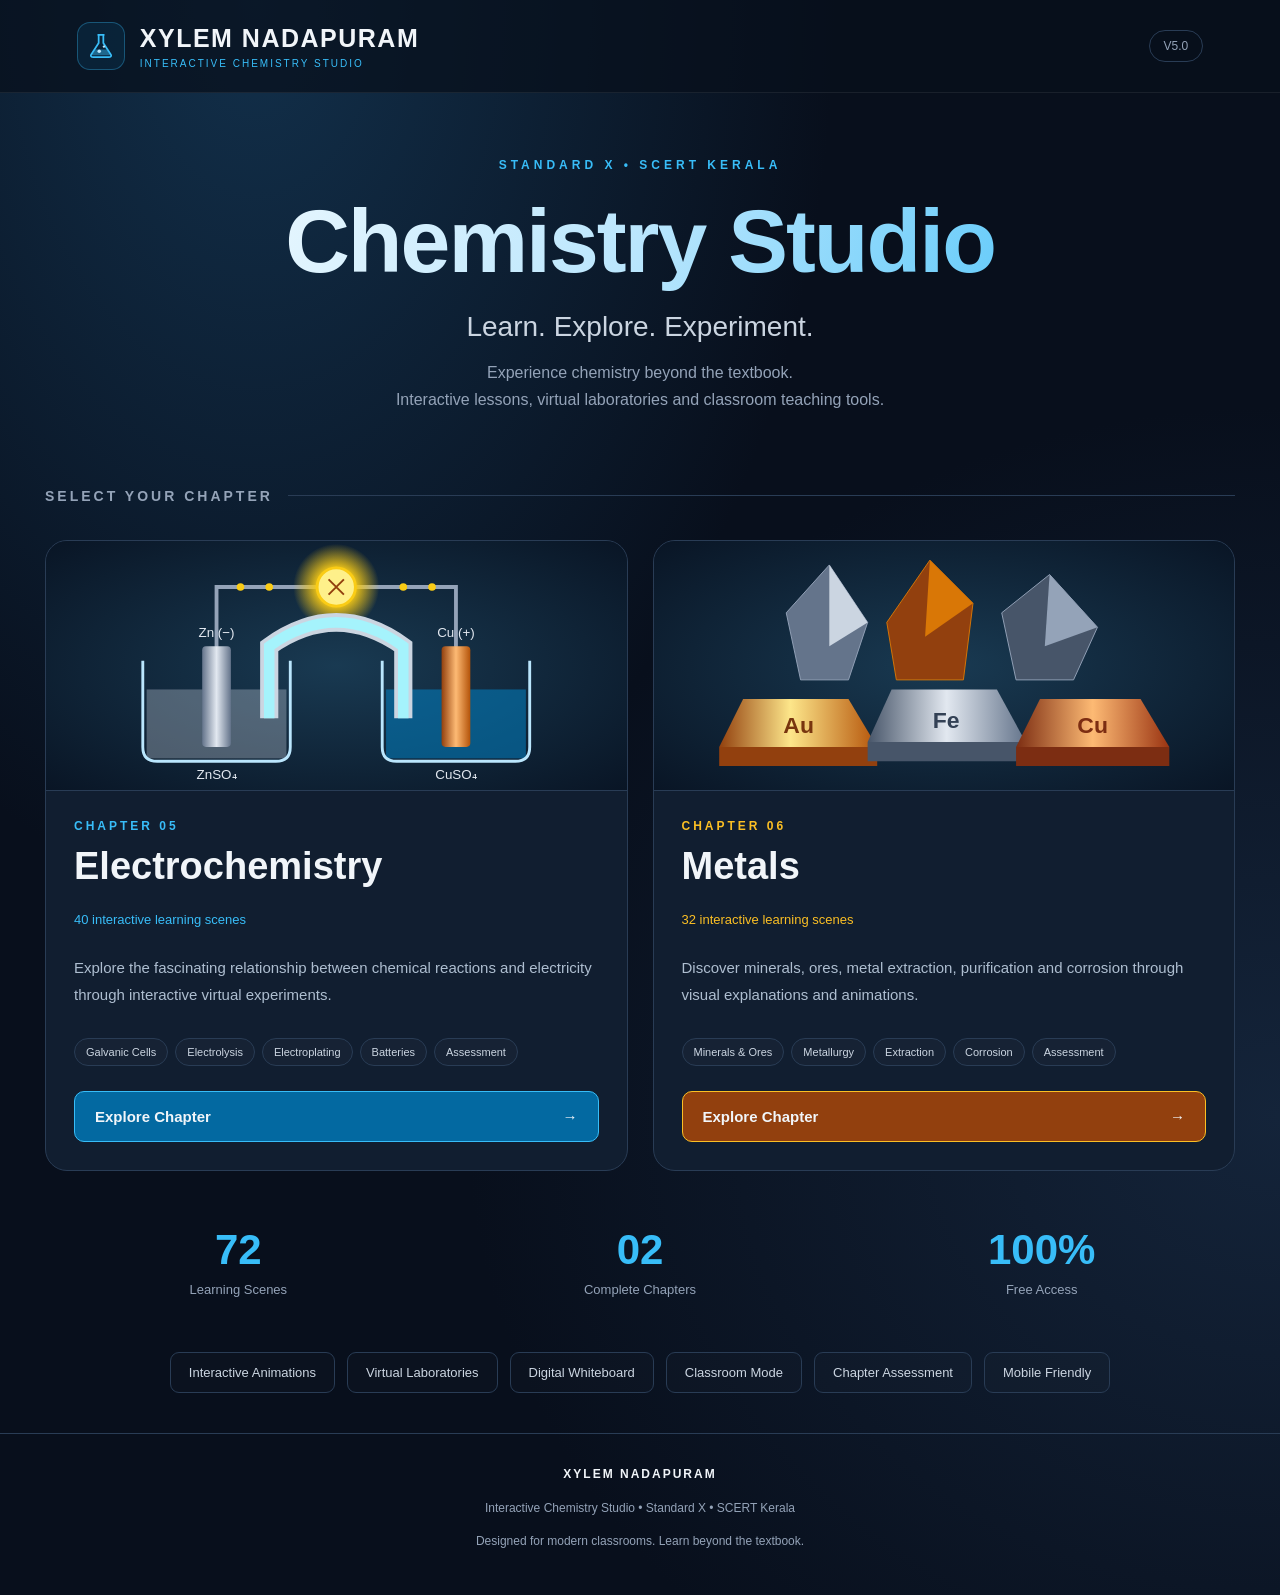
<file: index.html>
<!DOCTYPE html>
<html lang="en">

<head>

<meta charset="UTF-8">

<meta name="viewport"
      content="width=device-width, initial-scale=1.0">

<meta name="theme-color" content="#080f1c">

<title>Xylem Nadapuram | Chemistry Studio</title>

<style>

:root {
    --bg:#080f1c;
    --panel:#111e30;
    --border:#293c55;
    --text:#f1f5f9;
    --muted:#94a3b8;
    --cyan:#38bdf8;
    --gold:#fbbf24;
}

* {
    box-sizing:border-box;
}

html {
    scroll-behavior:smooth;
}

body {
    margin:0;
    min-height:100vh;
    font-family:"Segoe UI",Arial,sans-serif;
    color:var(--text);
    background:
        radial-gradient(
            ellipse at 20% 0%,
            #12304b 0%,
            transparent 40%
        ),
        radial-gradient(
            ellipse at 100% 70%,
            #14243a 0%,
            transparent 45%
        ),
        var(--bg);
}

a {
    color:inherit;
    text-decoration:none;
}

/* HEADER */

header {
    display:flex;
    justify-content:space-between;
    align-items:center;
    gap:20px;
    padding:22px 6%;
    border-bottom:1px solid #ffffff12;
    background:#080f1cbb;
}

.brand {
    display:flex;
    align-items:center;
    gap:15px;
}

.brand-icon {
    width:48px;
    height:48px;
    padding:9px;
    border:1px solid #38bdf855;
    border-radius:13px;
    background:#0c4a6e44;
}

.brand h1 {
    margin:0;
    font-size:clamp(16px,2vw,25px);
    letter-spacing:1.5px;
    font-weight:900;
}

.brand-subtitle {
    color:var(--cyan);
    font-size:10px;
    letter-spacing:2px;
    margin-top:5px;
}

.version {
    padding:8px 14px;
    border:1px solid var(--border);
    border-radius:30px;
    color:var(--muted);
    font-size:12px;
    white-space:nowrap;
}

/* HERO */

main {
    max-width:1250px;
    margin:auto;
    padding:0 30px;
}

.hero {
    text-align:center;
    padding:65px 10px 45px;
}

.eyebrow {
    font-size:12px;
    color:var(--cyan);
    letter-spacing:4px;
    font-weight:700;
}

.hero h2 {
    font-size:clamp(38px,7vw,90px);
    letter-spacing:-2px;
    line-height:1.1;
    margin:20px 0;
    background:linear-gradient(
        110deg,
        #ffffff,
        #bae6fd,
        #38bdf8
    );
    -webkit-background-clip:text;
    background-clip:text;
    color:transparent;
}

.hero h3 {
    font-size:clamp(18px,2.5vw,28px);
    font-weight:400;
    color:#cbd5e1;
    margin:12px 0;
}

.hero p {
    color:var(--muted);
    font-size:16px;
    line-height:1.7;
}

/* CHAPTER CARDS */

.section-heading {
    display:flex;
    align-items:center;
    gap:15px;
    margin-bottom:22px;
}

.section-heading h3 {
    font-size:14px;
    letter-spacing:3px;
    color:var(--muted);
    white-space:nowrap;
}

.section-heading::after {
    content:"";
    flex:1;
    height:1px;
    background:var(--border);
}

.chapters {
    display:grid;
    grid-template-columns:
        repeat(2,minmax(0,1fr));
    gap:25px;
}

.chapter {
    display:flex;
    flex-direction:column;
    overflow:hidden;
    background:var(--panel);
    border:1px solid var(--border);
    border-radius:22px;
    transition:
        transform .25s,
        border-color .25s,
        box-shadow .25s;
}

.chapter:hover {
    transform:translateY(-5px);
    border-color:var(--accent);
    box-shadow:0 15px 45px #0005;
}

.electro {
    --accent:#38bdf8;
    --button:#0369a1;
}

.metals {
    --accent:#fbbf24;
    --button:#92400e;
}

.artwork {
    position:relative;
    height:250px;
    overflow:hidden;
    background:
        radial-gradient(
            ellipse at center,
            #193a52,
            #091525
        );
    border-bottom:1px solid var(--border);
}

.artwork svg {
    display:block;
    width:100%;
    height:100%;
}

.chapter-content {
    padding:28px;
    display:flex;
    flex-direction:column;
    flex:1;
}

.chapter-number {
    color:var(--accent);
    font-size:12px;
    letter-spacing:3px;
    font-weight:700;
}

.chapter h2 {
    font-size:clamp(25px,3vw,38px);
    margin:12px 0;
    overflow-wrap:anywhere;
}

.chapter-description {
    color:#aebed0;
    line-height:1.8;
    font-size:15px;
    flex:1;
}

.scene-count {
    color:var(--accent);
    font-size:13px;
    margin:12px 0;
}

.tags {
    display:flex;
    flex-wrap:wrap;
    gap:7px;
    margin:15px 0 25px;
}

.tag {
    border:1px solid var(--border);
    background:#ffffff05;
    border-radius:20px;
    padding:7px 11px;
    color:#cbd5e1;
    font-size:11px;
}

.launch {
    display:flex;
    align-items:center;
    justify-content:space-between;
    gap:10px;
    padding:16px 20px;
    background:var(--button);
    border:1px solid var(--accent);
    border-radius:10px;
    font-size:15px;
    font-weight:700;
    transition:filter .2s;
}

.launch:hover {
    filter:brightness(1.2);
}

.launch:focus-visible {
    outline:3px solid white;
    outline-offset:4px;
}

/* STATISTICS */

.statistics {
    display:grid;
    grid-template-columns:repeat(3,1fr);
    gap:15px;
    padding:35px 0;
    text-align:center;
}

.stat {
    padding:20px 10px;
}

.stat strong {
    display:block;
    color:var(--cyan);
    font-size:clamp(28px,4vw,42px);
}

.stat span {
    display:block;
    color:var(--muted);
    font-size:13px;
    margin-top:8px;
}

/* FEATURES */

.features {
    display:flex;
    justify-content:center;
    flex-wrap:wrap;
    gap:12px;
    margin-bottom:40px;
}

.feature {
    border:1px solid var(--border);
    border-radius:9px;
    background:#ffffff03;
    color:#cbd5e1;
    padding:12px 18px;
    font-size:13px;
}

footer {
    text-align:center;
    padding:30px 15px;
    border-top:1px solid var(--border);
    color:var(--muted);
    font-size:12px;
    line-height:1.8;
}

footer strong {
    color:var(--text);
    letter-spacing:2px;
}

/* MOBILE RESPONSIVE */

@media(max-width:700px) {

    header {
        padding:15px;
        gap:10px;
    }

    .brand {
        gap:10px;
    }

    .brand-icon {
        width:38px;
        height:38px;
    }

    .brand h1 {
        font-size:15px;
        letter-spacing:.5px;
    }

    .brand-subtitle {
        font-size:8px;
        letter-spacing:1px;
    }

    .version {
        padding:6px 9px;
        font-size:10px;
    }

    main {
        padding:0 15px;
    }

    .hero {
        padding:40px 0 25px;
    }

    .hero h2 {
        letter-spacing:-1px;
    }

    .eyebrow {
        font-size:10px;
        letter-spacing:2px;
    }

    .chapters {
        grid-template-columns:1fr;
        gap:20px;
    }

    .artwork {
        height:220px;
    }

    .chapter-content {
        padding:22px;
    }

    .statistics {
        gap:4px;
        padding:20px 0;
    }

    .stat span {
        font-size:11px;
    }

    .feature {
        font-size:11px;
        padding:10px;
    }

}

@media(prefers-reduced-motion:reduce) {

    * {
        scroll-behavior:auto;
        transition:none!important;
    }

}

</style>

</head>

<body>

<header>

    <div class="brand">

        <svg class="brand-icon"
             viewBox="0 0 48 48"
             fill="none"
             aria-hidden="true">

            <path d="M18 5 H30
                     M20 5 V19
                     L7 39 Q5 43 11 43
                     H37 Q43 43 41 39
                     L28 19 V5"
                  stroke="#38bdf8"
                  stroke-width="3"
                  stroke-linejoin="round"/>

            <path d="M14 30 H34
                     L40 40 H8 Z"
                  fill="#38bdf8"
                  opacity=".45"/>

            <circle cx="21" cy="33"
                    r="3" fill="#bae6fd"/>

            <circle cx="29" cy="25"
                    r="2" fill="#bae6fd"/>

        </svg>

        <div>

            <h1>XYLEM NADAPURAM</h1>

            <div class="brand-subtitle">
                INTERACTIVE CHEMISTRY STUDIO
            </div>

        </div>

    </div>

    <div class="version">V5.0</div>

</header>

<main>

    <section class="hero">

        <div class="eyebrow">
            STANDARD X • SCERT KERALA
        </div>

        <h2>Chemistry Studio</h2>

        <h3>Learn. Explore. Experiment.</h3>

        <p>
            Experience chemistry beyond the textbook.
            <br>
            Interactive lessons, virtual laboratories
            and classroom teaching tools.
        </p>

    </section>

    <div class="section-heading">
        <h3>SELECT YOUR CHAPTER</h3>
    </div>

    <section class="chapters">

        <!-- CHAPTER 05 -->

        <article class="chapter electro">

            <div class="artwork">

                <svg viewBox="0 0 500 260"
                     xmlns="http://www.w3.org/2000/svg"
                     role="img"
                     aria-label="Zinc copper galvanic cell">

                    <defs>

                        <linearGradient id="zinc">

                            <stop stop-color="#64748b"/>
                            <stop offset=".5"
                                  stop-color="#e2e8f0"/>
                            <stop offset="1"
                                  stop-color="#64748b"/>

                        </linearGradient>

                        <linearGradient id="copper">

                            <stop stop-color="#92400e"/>
                            <stop offset=".5"
                                  stop-color="#fdba74"/>
                            <stop offset="1"
                                  stop-color="#b45309"/>

                        </linearGradient>

                        <radialGradient id="light">

                            <stop stop-color="#fef9c3"/>
                            <stop offset=".4"
                                  stop-color="#facc15"/>
                            <stop offset="1"
                                  stop-color="#facc15"
                                  stop-opacity="0"/>

                        </radialGradient>

                    </defs>

                    <!-- Wires -->

                    <path d="M125 120 V48 H375 V120"
                          fill="none"
                          stroke="#94a3b8"
                          stroke-width="4"/>

                    <!-- Bulb -->

                    <circle cx="250" cy="48" r="45"
                            fill="url(#light)"/>

                    <circle cx="250" cy="48" r="20"
                            fill="#fef08a"
                            stroke="#facc15"
                            stroke-width="3"/>

                    <path d="M242 40 L258 56
                             M258 40 L242 56"
                          stroke="#92400e"
                          stroke-width="2"/>

                    <!-- Solutions -->

                    <rect x="52" y="155"
                          width="146" height="72"
                          fill="#cbd5e155"/>

                    <rect x="302" y="155"
                          width="146" height="72"
                          fill="#0284c788"/>

                    <!-- Beakers -->

                    <path d="M48 125 V215
                             Q48 230 63 230
                             H187 Q202 230 202 215
                             V125

                             M298 125 V215
                             Q298 230 313 230
                             H437 Q452 230 452 215
                             V125"
                          stroke="#bae6fd"
                          stroke-width="3"
                          fill="none"/>

                    <!-- Electrodes -->

                    <rect x="110" y="110"
                          width="30" height="105"
                          rx="4" fill="url(#zinc)"/>

                    <rect x="360" y="110"
                          width="30" height="105"
                          rx="4" fill="url(#copper)"/>

                    <!-- Salt bridge -->

                    <path d="M180 185 V110
                             Q250 60 320 110
                             V185"
                          fill="none"
                          stroke="#cbd5e1"
                          stroke-width="19"/>

                    <path d="M180 185 V110
                             Q250 60 320 110
                             V185"
                          fill="none"
                          stroke="#a5f3fc"
                          stroke-width="11"/>

                    <!-- Electrons -->

                    <g fill="#facc15">

                        <circle cx="150" cy="48" r="4"/>
                        <circle cx="180" cy="48" r="4"/>
                        <circle cx="320" cy="48" r="4"/>
                        <circle cx="350" cy="48" r="4"/>

                    </g>

                    <g fill="#e2e8f0"
                       font-size="14"
                       font-family="Segoe UI,Arial"
                       text-anchor="middle">

                        <text x="125" y="100">
                            Zn (−)
                        </text>

                        <text x="375" y="100">
                            Cu (+)
                        </text>

                        <text x="125" y="249">
                            ZnSO₄
                        </text>

                        <text x="375" y="249">
                            CuSO₄
                        </text>

                    </g>

                </svg>

            </div>

            <div class="chapter-content">

                <div class="chapter-number">
                    CHAPTER 05
                </div>

                <h2>Electrochemistry</h2>

                <div class="scene-count">
                    40 interactive learning scenes
                </div>

                <p class="chapter-description">
                    Explore the fascinating relationship
                    between chemical reactions and electricity
                    through interactive virtual experiments.
                </p>

                <div class="tags">

                    <span class="tag">Galvanic Cells</span>
                    <span class="tag">Electrolysis</span>
                    <span class="tag">Electroplating</span>
                    <span class="tag">Batteries</span>
                    <span class="tag">Assessment</span>

                </div>

                <a class="launch"
                   href="./Electrochemistry/index.html">

                    Explore Chapter

                    <span>→</span>

                </a>

            </div>

        </article>

        <!-- CHAPTER 06 -->

        <article class="chapter metals">

            <div class="artwork">

                <svg viewBox="0 0 500 260"
                     xmlns="http://www.w3.org/2000/svg"
                     role="img"
                     aria-label="Metal samples and mineral crystals">

                    <defs>

                        <linearGradient id="gold">

                            <stop stop-color="#92400e"/>
                            <stop offset=".45"
                                  stop-color="#fde68a"/>
                            <stop offset="1"
                                  stop-color="#b45309"/>

                        </linearGradient>

                        <linearGradient id="silver">

                            <stop stop-color="#475569"/>
                            <stop offset=".5"
                                  stop-color="#e2e8f0"/>
                            <stop offset="1"
                                  stop-color="#64748b"/>

                        </linearGradient>

                        <linearGradient id="cu">

                            <stop stop-color="#7c2d12"/>
                            <stop offset=".5"
                                  stop-color="#fdba74"/>
                            <stop offset="1"
                                  stop-color="#9a3412"/>

                        </linearGradient>

                    </defs>

                    <!-- Gold ingot -->

                    <polygon
                        points="40,165 150,165 180,215 15,215"
                        fill="url(#gold)"/>

                    <polygon
                        points="15,215 180,215 180,235 15,235"
                        fill="#92400e"/>

                    <text x="98" y="201"
                          fill="#78350f"
                          font-size="24"
                          font-weight="bold"
                          text-anchor="middle">Au</text>

                    <!-- Iron ingot -->

                    <polygon
                        points="195,155 305,155 335,210 170,210"
                        fill="url(#silver)"/>

                    <polygon
                        points="170,210 335,210 335,230 170,230"
                        fill="#475569"/>

                    <text x="252" y="195"
                          fill="#334155"
                          font-size="24"
                          font-weight="bold"
                          text-anchor="middle">Fe</text>

                    <!-- Copper ingot -->

                    <polygon
                        points="350,165 455,165 485,215 325,215"
                        fill="url(#cu)"/>

                    <polygon
                        points="325,215 485,215 485,235 325,235"
                        fill="#7c2d12"/>

                    <text x="405" y="201"
                          fill="#7c2d12"
                          font-size="24"
                          font-weight="bold"
                          text-anchor="middle">Cu</text>

                    <!-- Mineral crystals -->

                    <polygon
                        points="100,145 85,75 130,25 170,85 150,145"
                        fill="#64748b"
                        stroke="#94a3b8"/>

                    <polygon
                        points="130,25 130,110 170,85"
                        fill="#cbd5e1"/>

                    <polygon
                        points="200,145 190,85 235,20 280,65 270,145"
                        fill="#92400e"
                        stroke="#d97706"/>

                    <polygon
                        points="235,20 230,100 280,65"
                        fill="#d97706"/>

                    <polygon
                        points="325,145 310,75 360,35 410,90 385,145"
                        fill="#475569"
                        stroke="#94a3b8"/>

                    <polygon
                        points="360,35 355,110 410,90"
                        fill="#94a3b8"/>

                </svg>

            </div>

            <div class="chapter-content">

                <div class="chapter-number">
                    CHAPTER 06
                </div>

                <h2>Metals</h2>

                <div class="scene-count">
                    32 interactive learning scenes
                </div>

                <p class="chapter-description">
                    Discover minerals, ores, metal extraction,
                    purification and corrosion through
                    visual explanations and animations.
                </p>

                <div class="tags">

                    <span class="tag">Minerals & Ores</span>
                    <span class="tag">Metallurgy</span>
                    <span class="tag">Extraction</span>
                    <span class="tag">Corrosion</span>
                    <span class="tag">Assessment</span>

                </div>

                <a class="launch"
                   href="./Metals/index.html">

                    Explore Chapter

                    <span>→</span>

                </a>

            </div>

        </article>

    </section>

    <!-- STATISTICS -->

    <section class="statistics">

        <div class="stat">

            <strong>72</strong>

            <span>Learning Scenes</span>

        </div>

        <div class="stat">

            <strong>02</strong>

            <span>Complete Chapters</span>

        </div>

        <div class="stat">

            <strong>100%</strong>

            <span>Free Access</span>

        </div>

    </section>

    <!-- STUDIO FEATURES -->

    <section class="features">

        <div class="feature">
            Interactive Animations
        </div>

        <div class="feature">
            Virtual Laboratories
        </div>

        <div class="feature">
            Digital Whiteboard
        </div>

        <div class="feature">
            Classroom Mode
        </div>

        <div class="feature">
            Chapter Assessment
        </div>

        <div class="feature">
            Mobile Friendly
        </div>

    </section>

</main>

<footer>

    <strong>XYLEM NADAPURAM</strong>

    <p>
        Interactive Chemistry Studio
        • Standard X
        • SCERT Kerala
    </p>

    <p>
        Designed for modern classrooms.
        Learn beyond the textbook.
    </p>

</footer>

</body>

</html>
</file>
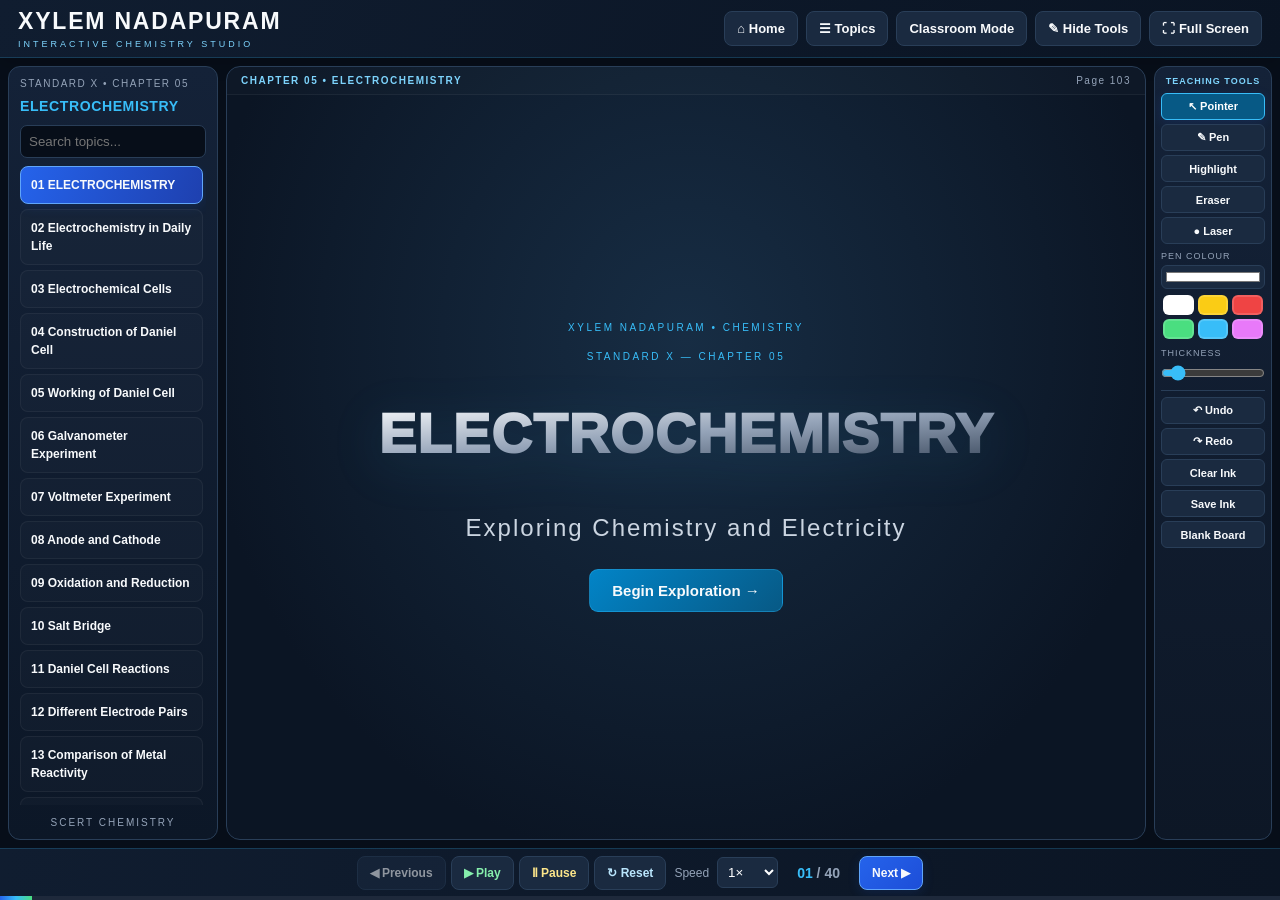
<file: Electrochemistry/index.html>
<!DOCTYPE html>
<html lang="en">

<head>

    <meta charset="UTF-8">

    <meta name="viewport"
          content="width=device-width, initial-scale=1.0">

    <title>Xylem Chemistry Studio V5.0 — Electrochemistry</title>

    <link rel="stylesheet" href="style.css">

</head>

<body>

    <!-- TOP HEADER -->

    <header id="appHeader">

        <div class="brand">

            <h1>XYLEM NADAPURAM</h1>

            <div class="brand-subtitle">
                INTERACTIVE CHEMISTRY STUDIO
            </div>

        </div>

        
<div class="header-actions">

    <button type="button"
        onclick="window.location.href='../index.html'">
    ⌂ Home
</button>

    <button id="menuBtn">
        ☰ Topics
    </button>

    <button id="classroomBtn">
        Classroom Mode
    </button>

    <button id="toggleToolsBtn"
            aria-expanded="true">
        ✎ Hide Tools
    </button>

    <button id="fullscreenBtn">
        ⛶ Full Screen
    </button>

</div>


    </header>


    <!-- MAIN APPLICATION -->

    <main id="workspace">

        <!-- CHAPTER NAVIGATION -->

        <aside id="sidebar">

            <div class="chapter-label">
                STANDARD X • CHAPTER 05
            </div>

            <h2>ELECTROCHEMISTRY</h2>

            <input
                type="search"
                id="topicSearch"
                placeholder="Search topics..."
                autocomplete="off">

            <div id="topicList"></div>

            <div class="sidebar-footer">
                SCERT CHEMISTRY
            </div>

        </aside>


        <!-- MAIN TEACHING AREA -->

        <section id="stage">

            <div id="sceneHeader">

                <span id="sectionLabel">
                    CHAPTER 05
                </span>

                <span id="pageLabel">
                    Page 103
                </span>

            </div>

            <div id="sceneContainer">

                <div id="scene">

                    <div class="intro-screen">

                        <div class="eyebrow">
                            XYLEM NADAPURAM • CHEMISTRY
                        </div>

                        <h1 class="metal-title">
                            ELECTROCHEMISTRY
                        </h1>

                        <p class="intro-subtitle">
                            Exploring Chemistry and Electricity
                        </p>

                        <button id="beginBtn">
                            Begin Exploration →
                        </button>

                    </div>

                </div>

                <!-- HANDWRITING LAYER -->

                <canvas id="inkCanvas"></canvas>

                <!-- LASER POINTER -->

                <div id="laserPointer"></div>

            </div>

        </section>


        <!-- TEACHER TOOLBAR -->

        <aside id="toolbar">

            <div class="tool-heading">
                TEACHING TOOLS
            </div>

            <button
                id="pointerBtn"
                class="tool-btn active"
                data-tool="pointer">

                ↖ Pointer

            </button>

            <button
                id="penBtn"
                class="tool-btn"
                data-tool="pen">

                ✎ Pen

            </button>

            <button
                id="highlightBtn"
                class="tool-btn"
                data-tool="highlight">

                Highlight

            </button>

            <button
                id="eraserBtn"
                class="tool-btn"
                data-tool="eraser">

                Eraser

            </button>

            <button
                id="laserBtn"
                class="tool-btn"
                data-tool="laser">

                ● Laser

            </button>


            <!-- PEN COLOURS -->

            <label for="penColor">
                PEN COLOUR
            </label>

            <input
                type="color"
                id="penColor"
                value="#ffffff">

            <div class="colour-palette">

                <button
                    class="colour-dot"
                    data-color="#ffffff"
                    style="background:#ffffff"
                    aria-label="White">
                </button>

                <button
                    class="colour-dot"
                    data-color="#facc15"
                    style="background:#facc15"
                    aria-label="Yellow">
                </button>

                <button
                    class="colour-dot"
                    data-color="#ef4444"
                    style="background:#ef4444"
                    aria-label="Red">
                </button>

                <button
                    class="colour-dot"
                    data-color="#4ade80"
                    style="background:#4ade80"
                    aria-label="Green">
                </button>

                <button
                    class="colour-dot"
                    data-color="#38bdf8"
                    style="background:#38bdf8"
                    aria-label="Blue">
                </button>

                <button
                    class="colour-dot"
                    data-color="#e879f9"
                    style="background:#e879f9"
                    aria-label="Purple">
                </button>

            </div>


            <!-- PEN THICKNESS -->

            <label for="penWidth">
                THICKNESS
            </label>

            <input
                type="range"
                id="penWidth"
                min="1"
                max="30"
                value="4">

            <div class="tool-divider"></div>


            <!-- DRAWING CONTROLS -->

            <button id="undoBtn">
                ↶ Undo
            </button>

            <button id="redoBtn">
                ↷ Redo
            </button>

            <button id="clearBtn">
                Clear Ink
            </button>

            <button id="saveBtn">
                Save Ink
            </button>

            <button id="blankBtn">
                Blank Board
            </button>

            <button id="restoreBtn">
                Return to Lesson
            </button>

        </aside>

    </main>


    <!-- ANIMATION AND LESSON CONTROLS -->

    <footer id="controlBar">

        <div class="navigation-controls">

            <button id="prevBtn">
                ◀ Previous
            </button>

            <button id="playBtn">
                ▶ Play
            </button>

            <button id="pauseBtn">
                Ⅱ Pause
            </button>

            <button id="resetBtn">
                ↻ Reset
            </button>

        </div>

        <div class="speed-control">

            <label for="animationSpeed">
                Speed
            </label>

            <select id="animationSpeed">

                <option value="0.5">0.5×</option>

                <option value="1" selected>1×</option>

                <option value="1.5">1.5×</option>

                <option value="2">2×</option>

            </select>

        </div>

        <div class="scene-counter">

            <span id="sceneNumber">01</span>

            /

            <span id="totalScenes">40</span>

        </div>

        <button id="nextBtn" class="primary-btn">
            Next ▶
        </button>

    </footer>


    <!-- LESSON PROGRESS -->

    <div id="progressTrack">

        <div id="lessonProgress"></div>

    </div>


    <!-- APPLICATION MODULES -->

    <script src="electrochemistry.js"></script>

    <script src="animations.js"></script>



    <script src="whiteboard.js"></script>

    <script src="script.js"></script>

</body>

</html>
</file>
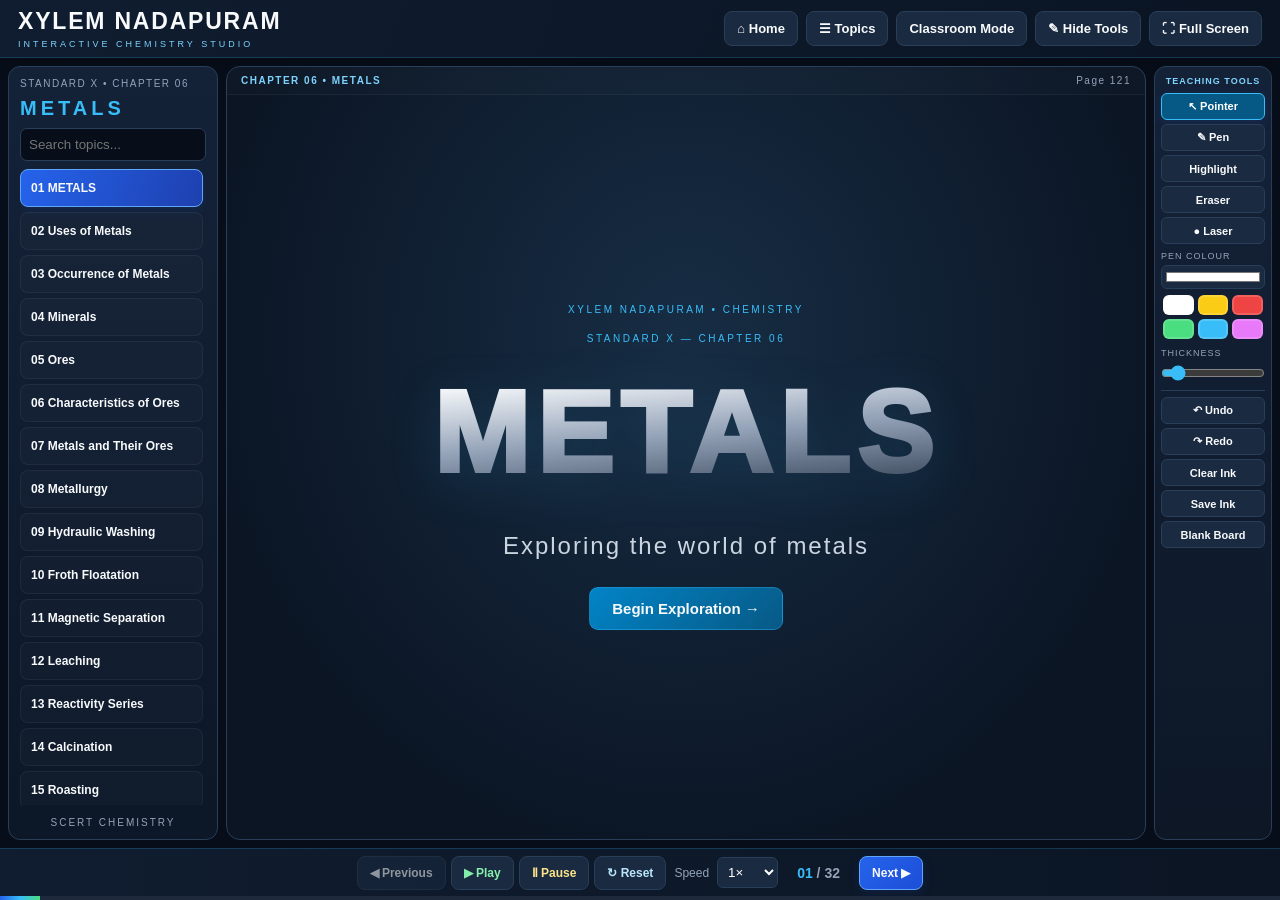
<file: Metals/index.html>
<!DOCTYPE html>
<html lang="en">

<head>

    <meta charset="UTF-8">

    <meta name="viewport"
          content="width=device-width, initial-scale=1.0">

    <title>Xylem Chemistry Studio V3.0</title>

    <link rel="stylesheet" href="style.css">

</head>

<body>

    <!-- TOP HEADER -->

    <header id="appHeader">

        <div class="brand">

            <h1>XYLEM NADAPURAM</h1>

            <div class="brand-subtitle">
                INTERACTIVE CHEMISTRY STUDIO
            </div>

        </div>

        
<div class="header-actions">
<button type="button"
        onclick="window.location.href='../index.html'">
    ⌂ Home
</button>
    <button id="menuBtn">
        ☰ Topics
    </button>

    <button id="classroomBtn">
        Classroom Mode
    </button>

    <button id="toggleToolsBtn"
            aria-expanded="true">
        ✎ Hide Tools
    </button>

    <button id="fullscreenBtn">
        ⛶ Full Screen
    </button>

</div>


    </header>


    <!-- MAIN APPLICATION -->

    <main id="workspace">

        <!-- CHAPTER NAVIGATION -->

        <aside id="sidebar">

            <div class="chapter-label">
                STANDARD X • CHAPTER 06
            </div>

            <h2>METALS</h2>

            <input
                type="search"
                id="topicSearch"
                placeholder="Search topics..."
                autocomplete="off">

            <div id="topicList"></div>

            <div class="sidebar-footer">
                SCERT CHEMISTRY
            </div>

        </aside>


        <!-- MAIN TEACHING AREA -->

        <section id="stage">

            <div id="sceneHeader">

                <span id="sectionLabel">
                    CHAPTER 06
                </span>

                <span id="pageLabel">
                    Page 121
                </span>

            </div>

            <div id="sceneContainer">

                <div id="scene">

                    <div class="intro-screen">

                        <div class="eyebrow">
                            XYLEM NADAPURAM • CHEMISTRY
                        </div>

                        <h1 class="metal-title">
                            METALS
                        </h1>

                        <p class="intro-subtitle">
                            Exploring the world of metals
                        </p>

                        <button id="beginBtn">
                            Begin Exploration →
                        </button>

                    </div>

                </div>

                <!-- HANDWRITING LAYER -->

                <canvas id="inkCanvas"></canvas>

                <!-- LASER POINTER -->

                <div id="laserPointer"></div>

            </div>

        </section>


        <!-- TEACHER TOOLBAR -->

        <aside id="toolbar">

            <div class="tool-heading">
                TEACHING TOOLS
            </div>

            <button
                id="pointerBtn"
                class="tool-btn active"
                data-tool="pointer">

                ↖ Pointer

            </button>

            <button
                id="penBtn"
                class="tool-btn"
                data-tool="pen">

                ✎ Pen

            </button>

            <button
                id="highlightBtn"
                class="tool-btn"
                data-tool="highlight">

                Highlight

            </button>

            <button
                id="eraserBtn"
                class="tool-btn"
                data-tool="eraser">

                Eraser

            </button>

            <button
                id="laserBtn"
                class="tool-btn"
                data-tool="laser">

                ● Laser

            </button>


            <!-- PEN COLOURS -->

            <label for="penColor">
                PEN COLOUR
            </label>

            <input
                type="color"
                id="penColor"
                value="#ffffff">

            <div class="colour-palette">

                <button
                    class="colour-dot"
                    data-color="#ffffff"
                    style="background:#ffffff"
                    aria-label="White">
                </button>

                <button
                    class="colour-dot"
                    data-color="#facc15"
                    style="background:#facc15"
                    aria-label="Yellow">
                </button>

                <button
                    class="colour-dot"
                    data-color="#ef4444"
                    style="background:#ef4444"
                    aria-label="Red">
                </button>

                <button
                    class="colour-dot"
                    data-color="#4ade80"
                    style="background:#4ade80"
                    aria-label="Green">
                </button>

                <button
                    class="colour-dot"
                    data-color="#38bdf8"
                    style="background:#38bdf8"
                    aria-label="Blue">
                </button>

                <button
                    class="colour-dot"
                    data-color="#e879f9"
                    style="background:#e879f9"
                    aria-label="Purple">
                </button>

            </div>


            <!-- PEN THICKNESS -->

            <label for="penWidth">
                THICKNESS
            </label>

            <input
                type="range"
                id="penWidth"
                min="1"
                max="30"
                value="4">

            <div class="tool-divider"></div>


            <!-- DRAWING CONTROLS -->

            <button id="undoBtn">
                ↶ Undo
            </button>

            <button id="redoBtn">
                ↷ Redo
            </button>

            <button id="clearBtn">
                Clear Ink
            </button>

            <button id="saveBtn">
                Save Ink
            </button>

            <button id="blankBtn">
                Blank Board
            </button>

            <button id="restoreBtn">
                Return to Lesson
            </button>

        </aside>

    </main>


    <!-- ANIMATION AND LESSON CONTROLS -->

    <footer id="controlBar">

        <div class="navigation-controls">

            <button id="prevBtn">
                ◀ Previous
            </button>

            <button id="playBtn">
                ▶ Play
            </button>

            <button id="pauseBtn">
                Ⅱ Pause
            </button>

            <button id="resetBtn">
                ↻ Reset
            </button>

        </div>

        <div class="speed-control">

            <label for="animationSpeed">
                Speed
            </label>

            <select id="animationSpeed">

                <option value="0.5">0.5×</option>

                <option value="1" selected>1×</option>

                <option value="1.5">1.5×</option>

                <option value="2">2×</option>

            </select>

        </div>

        <div class="scene-counter">

            <span id="sceneNumber">01</span>

            /

            <span id="totalScenes">32</span>

        </div>

        <button id="nextBtn" class="primary-btn">
            Next ▶
        </button>

    </footer>


    <!-- LESSON PROGRESS -->

    <div id="progressTrack">

        <div id="lessonProgress"></div>

    </div>


    <!-- APPLICATION MODULES -->

    <script src="metals.js"></script>

    <script src="animations.js"></script>

    <script src="quiz.js"></script>

    <script src="whiteboard.js"></script>

    <script src="script.js"></script>

</body>

</html>
</file>
<file: Electrochemistry/style.css>
/* ==========================================
   XYLEM NADAPURAM
   CHEMISTRY STUDIO V2.0
   PREMIUM CLASSROOM INTERFACE
========================================== */

:root {
    --background: #080f1c;
    --panel: #111d2e;
    --panel-light: #1c2d43;
    --border: #293c55;
    --primary: #2563eb;
    --accent: #38bdf8;
    --text: #f1f5f9;
    --muted: #94a3b8;
    --success: #4ade80;
    --danger: #ef4444;
}

* {
    box-sizing: border-box;
}

html, body {
    margin: 0;
    width: 100%;
    height: 100%;
    overflow: hidden;
}

body {
    font-family: "Segoe UI", Arial, sans-serif;
    background: var(--background);
    color: var(--text);
    display: flex;
    flex-direction: column;
}

/* ==========================================
   HEADER
========================================== */

#appHeader {
    min-height: 76px;
    padding: 12px 24px;
    background: var(--panel);
    border-bottom: 1px solid var(--border);
    display: flex;
    align-items: center;
    justify-content: space-between;
    gap: 15px;
    flex-shrink: 0;
}

.brand h1 {
    margin: 0;
    font-size: clamp(18px, 2vw, 25px);
    font-weight: 900;
    letter-spacing: 1.5px;
}

.brand-subtitle {
    color: var(--accent);
    font-size: 10px;
    letter-spacing: 3px;
    margin-top: 6px;
}

.header-actions {
    display: flex;
    gap: 8px;
}

/* ==========================================
   GENERAL BUTTONS
========================================== */

button {
    font-family: inherit;
    font-weight: 600;
    font-size: 13px;
    color: var(--text);
    background: var(--panel-light);
    border: 1px solid var(--border);
    border-radius: 8px;
    padding: 11px 15px;
    cursor: pointer;
    transition: background .2s, border-color .2s,
                transform .2s;
}

button:hover {
    background: #29435e;
    border-color: var(--accent);
}

button:active {
    transform: scale(.97);
}

button:disabled {
    cursor: default;
    opacity: .55;
}

button.active,
.primary-btn {
    background: var(--primary);
    border-color: #60a5fa;
}

button:focus-visible,
input:focus-visible,
select:focus-visible {
    outline: 2px solid var(--accent);
    outline-offset: 2px;
}

/* ==========================================
   MAIN WORKSPACE
========================================== */

#workspace {
    flex: 1;
    min-height: 0;
    display: flex;
    gap: 10px;
    padding: 10px;
    overflow: hidden;
}

/* ==========================================
   CHAPTER SIDEBAR
========================================== */

#sidebar {
    width: 235px;
    flex-shrink: 0;
    min-height: 0;
    background: var(--panel);
    border: 1px solid var(--border);
    border-radius: 14px;
    padding: 14px;
    display: flex;
    flex-direction: column;
    overflow: hidden;
}

.chapter-label {
    font-size: 10px;
    color: var(--muted);
    letter-spacing: 1.5px;
}

#sidebar h2 {
    font-size: 22px;
    letter-spacing: 4px;
    color: var(--accent);
    margin: 12px 0;
}

#topicSearch {
    width: 100%;
    padding: 10px;
    border-radius: 7px;
    background: var(--background);
    color: white;
    border: 1px solid var(--border);
    margin-bottom: 12px;
}

#topicList {
    flex: 1;
    min-height: 0;
    overflow-y: auto;
    display: flex;
    flex-direction: column;
    gap: 6px;
    padding-right: 3px;
}

#topicList button {
    width: 100%;
    flex-shrink: 0;
    text-align: left;
    font-size: 12px;
    line-height: 1.5;
    padding: 11px;
}

#topicList button.active {
    background: linear-gradient(
        135deg, #2563eb, #1d4ed8
    );
    border-color: var(--accent);
}

.sidebar-footer {
    font-size: 10px;
    color: var(--muted);
    letter-spacing: 2px;
    padding-top: 12px;
    text-align: center;
}

/* ==========================================
   TEACHING STAGE
========================================== */

#stage {
    flex: 1;
    min-width: 0;
    min-height: 0;
    border: 1px solid var(--border);
    border-radius: 15px;
    background: radial-gradient(
        ellipse at center,
        #172b40 0%,
        #0d1726 65%,
        #090f1b 100%
    );
    display: flex;
    flex-direction: column;
    overflow: hidden;
}

#sceneHeader {
    display: flex;
    justify-content: space-between;
    padding: 12px 18px;
    color: var(--muted);
    font-size: 11px;
    letter-spacing: 1.5px;
    border-bottom: 1px solid #ffffff0d;
    flex-shrink: 0;
}

#sceneContainer {
    position: relative;
    flex: 1;
    min-height: 0;
    overflow: hidden;
}

#scene {
    width: 100%;
    height: 100%;
    overflow-y: auto;
    padding: 25px;
    display: flex;
    flex-direction: column;
    align-items: center;
    text-align: center;
    gap: 18px;
}

#scene > * {
    flex-shrink: 0;
}

#scene h2 {
    margin: 10px 0;
    font-size: clamp(24px, 3vw, 42px);
    font-weight: 800;
    line-height: 1.2;
}

#scene h3 {
    font-size: clamp(18px, 2vw, 25px);
}

#scene p {
    color: #cbd5e1;
    font-size: clamp(16px, 1.7vw, 23px);
    line-height: 1.6;
    margin: 5px 0;
}

.eyebrow {
    color: var(--accent);
    font-size: 12px;
    letter-spacing: 4px;
    text-transform: uppercase;
}

/* ==========================================
   CINEMATIC CHAPTER INTRODUCTION
========================================== */

.intro-screen {
    width: 100%;
    min-height: 100%;
    display: flex;
    flex-direction: column;
    justify-content: center;
    align-items: center;
    gap: 25px;
    animation: fadeIn 1.2s ease both;
}

.metal-title {
    font-size: clamp(65px, 10vw, 150px);
    font-weight: 1000;
    letter-spacing: 7px;
    line-height: 1.2;
    margin: 10px 0;

    background: linear-gradient(
        175deg,
        #f8fafc 5%,
        #94a3b8 25%,
        #475569 43%,
        #ffffff 49%,
        #e2e8f0 58%,
        #64748b 80%,
        #cbd5e1 100%
    );

    background-size: 200% 200%;
    background-clip: text;
    -webkit-background-clip: text;
    color: transparent;

    filter: drop-shadow(
        0 10px 25px #38bdf820
    );

    animation:
        titleEntrance 1.5s ease both,
        metalShine 7s ease infinite;
}

.intro-subtitle,
.subtitle {
    letter-spacing: 3px;
    color: #cbd5e1;
}

#beginBtn,
.reveal-button {
    padding: 14px 26px;
    font-size: 17px;
    background: linear-gradient(
        135deg, #0284c7, #075985
    );
    border-color: #38bdf855;
}

/* ==========================================
   DEFINITIONS AND REVEAL CARDS
========================================== */

.definition {
    width: 100%;
    max-width: 1000px;
    padding: 20px 24px;
    border: 1px solid #38bdf844;
    border-left: 4px solid var(--accent);
    border-radius: 10px;
    background: #172b40;
    color: var(--text);
    font-size: clamp(18px, 2vw, 28px);
    line-height: 1.6;
    text-align: left;
    animation: fadeIn .5s ease both;
}

.definition strong {
    color: var(--accent);
}

.hidden {
    display: none !important;
}

.points-list {
    width: 100%;
    max-width: 1000px;
    display: flex;
    flex-direction: column;
    gap: 10px;
}

.point-card {
    background: #17283d;
    border: 1px solid var(--border);
    border-left: 4px solid var(--accent);
    border-radius: 9px;
    padding: 15px 20px;
    font-size: clamp(17px, 1.8vw, 24px);
    text-align: left;
    line-height: 1.6;
    animation: slideIn .4s ease both;
}

/* ==========================================
   CHEMICAL EQUATIONS
========================================== */

.equation {
    width: 100%;
    max-width: 1000px;
    padding: 20px;
    background: #0b1727;
    border: 1px solid #4ade8055;
    border-radius: 12px;
    color: #86efac;
    font-size: clamp(20px, 2.5vw, 35px);
    font-weight: 600;
    line-height: 1.6;
    overflow-wrap: anywhere;
    animation: fadeIn .6s ease both;
}

.equation-list {
    width: 100%;
    display: flex;
    flex-direction: column;
    align-items: center;
    gap: 10px;
}

/* ==========================================
   MINERAL SPECIMENS
========================================== */

.mineral-grid,
.card-grid {
    width: 100%;
    max-width: 1000px;
    display: grid;
    grid-template-columns:
        repeat(auto-fit, minmax(160px, 1fr));
    gap: 15px;
}

.mineral-card,
.content-card {
    background: linear-gradient(
        145deg, #20334a, #101c2d
    );
    border: 1px solid var(--border);
    border-radius: 15px;
    padding: 20px 12px;
    transition: .25s ease;
}

.mineral-card {
    cursor: pointer;
}

.mineral-card:hover {
    transform: translateY(-4px);
    border-color: var(--accent);
}

.mineral-card h3 {
    margin: 12px 0 6px;
}

.mineral-card small {
    color: var(--muted);
    font-size: 16px;
}

.mineral-card.correct {
    border: 2px solid var(--success);
    background: #123524;
}

.mineral-card.incorrect {
    border: 2px solid #f59e0b;
    background: #362a17;
}

.rock {
    width: 110px;
    height: 100px;
    margin: 10px auto;
    clip-path: polygon(
        15% 22%, 45% 0%, 80% 10%,
        100% 45%, 86% 85%,
        50% 100%, 8% 75%, 0% 40%
    );
    filter: drop-shadow(0 10px 10px #0006);
}

.clay {
    background: linear-gradient(
        135deg, #e7d7bb, #a18b70, #5e4936
    );
}

.bauxite {
    background: radial-gradient(
        circle at 30% 30%,
        #d69b72, #a34f2d, #54291c
    );
}

.cryolite {
    background: linear-gradient(
        135deg, #ffffff, #cbd5e1, #64748b
    );
}

/* ==========================================
   TABLES
========================================== */

.table-wrapper {
    width: 100%;
    max-width: 1100px;
    overflow-x: auto;
    border: 1px solid var(--border);
    border-radius: 12px;
}

#scene table {
    width: 100%;
    border-collapse: collapse;
    background: #111d2e;
    font-size: clamp(14px, 1.6vw, 21px);
}

#scene th {
    background: #1e40af;
    color: white;
    padding: 14px;
    text-align: left;
}

#scene td {
    padding: 13px 15px;
    border-bottom: 1px solid var(--border);
    text-align: left;
}

#scene tr:nth-child(even) {
    background: #17283d;
}

#scene tr:hover {
    background: #223b54;
}

/* ==========================================
   REACTIVITY SERIES
========================================== */

.reactivity-grid {
    width: 100%;
    display: grid;
    grid-template-columns:
        repeat(auto-fit, minmax(180px, 1fr));
    gap: 15px;
}

.reactivity-group {
    padding: 20px;
    background: #17283d;
    border: 1px solid var(--border);
    border-radius: 12px;
}

.metal-symbol {
    display: inline-flex;
    align-items: center;
    justify-content: center;
    width: 48px;
    height: 48px;
    margin: 5px;
    border: 1px solid #38bdf866;
    background: #1e3a5f;
    border-radius: 8px;
    font-size: 23px;
    font-weight: bold;
}

/* ==========================================
   ANIMATION AREA
========================================== */

.animation-panel {
    width: 100%;
    max-width: 1000px;
    display: flex;
    flex-direction: column;
    align-items: center;
    background: #091423;
    border: 1px solid var(--border);
    border-radius: 15px;
    padding: 12px;
    overflow: hidden;
}

.animation-panel svg {
    display: block;
    max-width: 100%;
}

.animation-controls {
    display: flex;
    flex-wrap: wrap;
    justify-content: center;
    gap: 10px;
}

.paused,
.paused * {
    animation-play-state: paused !important;
}

/* ==========================================
   HANDWRITING CANVAS
========================================== */

#inkCanvas,
#drawingCanvas {
    position: absolute;
    inset: 0;
    width: 100%;
    height: 100%;
    z-index: 20;
    pointer-events: none;
    touch-action: none;
}

#inkCanvas.drawing,
#drawingCanvas.drawing {
    pointer-events: auto;
    cursor: crosshair;
}

/* ==========================================
   LASER POINTER
========================================== */

#laserPointer {
    position: absolute;
    width: 14px;
    height: 14px;
    background: #ff3030;
    border-radius: 50%;
    box-shadow:
        0 0 10px #ff0000,
        0 0 25px #ff0000,
        0 0 40px #ff4444;
    transform: translate(-50%, -50%);
    z-index: 30;
    pointer-events: none;
    display: none;
}

/* ==========================================
   TEACHER TOOLBAR
========================================== */

#toolbar {
    width: 145px;
    flex-shrink: 0;
    background: var(--panel);
    border: 1px solid var(--border);
    border-radius: 14px;
    padding: 9px;
    display: flex;
    flex-direction: column;
    gap: 6px;
    overflow-y: auto;
    overflow-x: hidden;
}

.tool-heading {
    color: var(--accent);
    font-size: 10px;
    letter-spacing: 1.5px;
    text-align: center;
    padding: 5px 0;
}

#toolbar button {
    width: 100%;
    flex-shrink: 0;
    min-height: 31px;
    padding: 7px 5px;
    font-size: 12px;
}

#toolbar label {
    color: var(--muted);
    font-size: 10px;
    letter-spacing: 1px;
    margin-top: 5px;
}

#penColor {
    width: 100%;
    height: 30px;
    min-height: 30px;
    flex-shrink: 0;
    padding: 2px;
    background: var(--panel-light);
    border: 1px solid var(--border);
    border-radius: 6px;
    cursor: pointer;
}

.colour-palette {
    display: grid;
    grid-template-columns: repeat(3, 1fr);
    gap: 7px;
    padding: 3px;
}

#toolbar .colour-dot {
    width: 100%;
    height: 23px;
    min-height: 23px;
    padding: 0;
    border-radius: 6px;
    border: 2px solid #ffffff30;
}

#toolbar .colour-dot:hover {
    border-color: white;
}

#penWidth {
    width: 100%;
    min-height: 18px;
    flex-shrink: 0;
    accent-color: var(--accent);
}

.tool-divider {
    height: 1px;
    background: var(--border);
    margin: 4px 0;
    flex-shrink: 0;
}

#restoreBtn {
    display: none;
}

/* ==========================================
   BLANK WHITEBOARD
========================================== */

.blank-board #stage {
    background: #101820;
}

.blank-board #sceneHeader {
    opacity: .5;
}

.blank-board #blankBtn {
    display: none;
}

.blank-board #restoreBtn {
    display: block;
}

/* ==========================================
   BOTTOM CONTROL BAR
========================================== */

#controlBar {
    min-height: 60px;
    background: var(--panel);
    border-top: 1px solid var(--border);
    display: flex;
    align-items: center;
    justify-content: center;
    flex-wrap: wrap;
    gap: 12px;
    padding: 8px 15px;
    flex-shrink: 0;
}

.navigation-controls {
    display: flex;
    gap: 7px;
}

.speed-control {
    display: flex;
    align-items: center;
    gap: 8px;
    font-size: 12px;
    color: var(--muted);
}

#animationSpeed {
    padding: 8px;
    background: var(--panel-light);
    border: 1px solid var(--border);
    color: white;
    border-radius: 6px;
}

.scene-counter {
    color: var(--muted);
    font-size: 14px;
    font-weight: bold;
    min-width: 65px;
    text-align: center;
    font-variant-numeric: tabular-nums;
}

#sceneNumber {
    color: var(--accent);
}

#progressTrack {
    height: 4px;
    background: #1e293b;
    flex-shrink: 0;
}

#lessonProgress {
    width: 3.125%;
    height: 100%;
    background: linear-gradient(
        90deg, #2563eb, #38bdf8
    );
    transition: width .4s ease;
}

/* ==========================================
   CLASSROOM AND COLLAPSED MODES
========================================== */

body.sidebar-hidden #sidebar,
#workspace.sidebar-hidden #sidebar {
    display: none;
}

body.classroom-mode #sidebar,
#workspace.classroom-mode #sidebar {
    display: none;
}

body.classroom-mode #appHeader {
    min-height: 55px;
    padding: 7px 20px;
}

body.classroom-mode #scene {
    padding: 20px;
}

body.classroom-mode #stage {
    border-color: #38bdf844;
}

/* ==========================================
   QUIZ
========================================== */

#quizPanel {
    margin: auto 0;
}

.quiz-option {
    transition: background .2s,
                border-color .2s;
}

.quiz-option:disabled {
    opacity: 1;
}

#quizFeedback {
    animation: fadeIn .3s ease both;
}

/* ==========================================
   SCROLLBARS
========================================== */

::-webkit-scrollbar {
    width: 5px;
    height: 5px;
}

::-webkit-scrollbar-track {
    background: transparent;
}

::-webkit-scrollbar-thumb {
    background: #334155;
    border-radius: 10px;
}

::-webkit-scrollbar-thumb:hover {
    background: #64748b;
}

/* ==========================================
   ANIMATIONS
========================================== */

@keyframes fadeIn {
    from {
        opacity: 0;
        transform: translateY(12px);
    }
    to {
        opacity: 1;
        transform: translateY(0);
    }
}

@keyframes slideIn {
    from {
        opacity: 0;
        transform: translateX(-20px);
    }
    to {
        opacity: 1;
        transform: translateX(0);
    }
}

@keyframes titleEntrance {
    from {
        opacity: 0;
        transform: scale(.85);
        letter-spacing: 18px;
    }
    to {
        opacity: 1;
        transform: scale(1);
        letter-spacing: 7px;
    }
}

@keyframes metalShine {
    0%, 100% {
        background-position: 0% 0%;
    }
    50% {
        background-position: 100% 100%;
    }
}

/* ==========================================
   RESPONSIVE DESIGN
========================================== */

@media (max-width: 1100px) {

    #sidebar {
        width: 190px;
        padding: 10px;
    }

    #toolbar {
        width: 120px;
    }

    #scene {
        padding: 18px;
    }

    #appHeader {
        padding: 10px 15px;
    }
}

@media (max-width: 760px) {

    #appHeader {
        flex-wrap: wrap;
        min-height: auto;
        padding: 10px;
    }

    .brand h1 {
        font-size: 17px;
    }

    .brand-subtitle {
        font-size: 8px;
        letter-spacing: 1.5px;
    }

    .header-actions {
        width: 100%;
    }

    .header-actions button {
        flex: 1;
        font-size: 10px;
        padding: 8px 4px;
    }

    #workspace {
        padding: 5px;
        gap: 5px;
    }

    #sidebar {
        position: absolute;
        top: 115px;
        bottom: 100px;
        left: 5px;
        width: min(260px, 80vw);
        z-index: 50;
        box-shadow: 0 10px 40px #0008;
    }

    #toolbar {
        width: 76px;
        padding: 5px;
    }

    #toolbar button {
        font-size: 10px;
    }

    .tool-heading {
        font-size: 8px;
        letter-spacing: 0;
    }

    #scene {
        padding: 12px;
        gap: 12px;
    }

    .metal-title {
        font-size: clamp(35px, 10vw, 70px);
        letter-spacing: 2px;
    }

    .eyebrow {
        font-size: 9px;
        letter-spacing: 2px;
    }

    #controlBar {
        gap: 5px;
        padding: 6px;
    }

    #controlBar button {
        padding: 8px;
        font-size: 10px;
    }

    .navigation-controls {
        gap: 4px;
    }

    .definition {
        padding: 12px;
        font-size: 17px;
    }

    .mineral-grid {
        grid-template-columns: 1fr;
    }
}

@media (prefers-reduced-motion: reduce) {

    *,
    *::before,
    *::after {
        animation-duration: .01ms !important;
        transition-duration: .01ms !important;
    }
}

/* ==========================================
   XYLEM CHEMISTRY STUDIO V3.0
   SCREEN OPTIMISATION UPDATE
========================================== */

html {
    height: 100%;
}

body {
    height: 100vh;
    height: 100dvh;
    overflow: hidden;
}

/* COMPACT HEADER */

#appHeader {
    min-height: 58px;
    padding: 8px 18px;
}

.brand h1 {
    font-size: clamp(17px, 2vw, 23px);
}

.brand-subtitle {
    font-size: 9px;
    margin-top: 4px;
}

.header-actions button {
    padding: 9px 12px;
}

/* MAXIMUM TEACHING SPACE */

#workspace {
    padding: 7px;
    gap: 7px;
}

#stage {
    border-radius: 12px;
}

#sceneHeader {
    padding: 8px 14px;
    font-size: 10px;
}

#scene {
    padding: 14px 20px;
    gap: 12px;
    overscroll-behavior: contain;
}

#scene h2 {
    font-size: clamp(22px, 2.8vw, 38px);
    margin: 4px 0;
}

#scene h3 {
    margin: 6px 0;
}

#scene p {
    font-size: clamp(15px, 1.5vw, 21px);
    line-height: 1.5;
}

/* INTRODUCTION SCREEN FIX */

.intro-screen {
    min-height: 0;
    flex: 1 0 auto;
    width: 100%;
    justify-content: center;
    gap: clamp(8px, 2vh, 20px);
    padding: 10px;
}

.metal-title {
    font-size: clamp(
        42px,
        min(9vw, 17vh),
        120px
    );

    line-height: 1.1;
    letter-spacing: 4px;
    margin: 8px 0;
}

.intro-subtitle {
    font-size: clamp(15px, 2vw, 24px) !important;
    letter-spacing: 2px;
}

.eyebrow {
    font-size: 10px;
    letter-spacing: 2.5px;
}

#beginBtn {
    padding: 12px 22px;
    font-size: 15px;
}

/* CHAPTER NAVIGATION */

#sidebar {
    width: 210px;
    padding: 11px;
}

#sidebar h2 {
    font-size: 20px;
    margin: 8px 0;
}

#topicSearch {
    padding: 8px;
    margin-bottom: 8px;
}

#topicList {
    gap: 5px;
}

#topicList button {
    padding: 9px 10px;
    font-size: 12px;
}

/* COMPACT TEACHING TOOLBAR */

#toolbar {
    width: 118px;
    padding: 6px;
    gap: 4px;
    border-radius: 10px;
}

.tool-heading {
    font-size: 9px;
    letter-spacing: 1px;
    padding: 3px 0;
}

#toolbar button {
    min-height: 27px;
    padding: 5px 3px;
    font-size: 11px;
    border-radius: 6px;
}

#toolbar label {
    font-size: 9px;
    margin-top: 3px;
}

#penColor {
    height: 24px;
    min-height: 24px;
}

.colour-palette {
    gap: 4px;
    padding: 2px;
}

#toolbar .colour-dot {
    height: 20px;
    min-height: 20px;
}

#penWidth {
    margin: 3px 0;
    min-height: 15px;
}

.tool-divider {
    margin: 2px 0;
}

/* ANIMATION DISPLAY */

.animation-panel {
    width: 100%;
    max-width: 1150px;
    padding: 8px;
    border-radius: 12px;
    flex-shrink: 0;
}

.animation-panel svg {
    display: block;
    width: 100%;
    height: auto;
    max-height: 42vh;
    max-height: 42dvh;
    object-fit: contain;
    margin: auto;
}

.animation-panel img,
.animation-panel video {
    max-width: 100%;
    max-height: 42vh;
    max-height: 42dvh;
    object-fit: contain;
}

/* DEFINITIONS AND EQUATIONS */

.definition {
    padding: 12px 16px;
    font-size: clamp(16px, 1.8vw, 24px);
    line-height: 1.5;
}

.point-card {
    padding: 10px 15px;
    font-size: clamp(15px, 1.6vw, 22px);
    line-height: 1.5;
}

.points-list {
    gap: 7px;
}

.equation {
    padding: 12px;
    font-size: clamp(18px, 2.3vw, 30px);
}

.reveal-button {
    padding: 10px 20px;
    font-size: 14px;
}

/* MINERAL CARDS */

.mineral-grid,
.card-grid {
    gap: 10px;
}

.mineral-card,
.content-card {
    padding: 12px 8px;
}

.rock {
    width: 90px;
    height: 80px;
    margin: 6px auto;
}

/* COMPACT BOTTOM CONTROLS */

#controlBar {
    min-height: 48px;
    padding: 5px 10px;
    gap: 8px;
}

#controlBar button {
    padding: 9px 12px;
    font-size: 12px;
}

#animationSpeed {
    padding: 6px;
}

.navigation-controls {
    gap: 5px;
}

#progressTrack {
    height: 3px;
}

/* CLASSROOM MODE */

body.classroom-mode #appHeader {
    min-height: 50px;
    padding: 6px 15px;
}

body.classroom-mode #scene {
    padding: 12px 18px;
}

body.classroom-mode .animation-panel svg {
    max-height: 46vh;
    max-height: 46dvh;
}

/* TABLET LANDSCAPE */

@media (max-width: 1100px) {

    #sidebar {
        width: 180px;
    }

    #toolbar {
        width: 100px;
    }

    #scene {
        padding: 10px;
    }

    .definition {
        font-size: 18px;
    }

    .header-actions button {
        font-size: 11px;
    }
}

/* SHORT SCREENS */

@media (max-height: 750px) {

    #appHeader {
        min-height: 50px;
        padding: 6px 15px;
    }

    #scene {
        gap: 8px;
        padding-top: 10px;
        padding-bottom: 10px;
    }

    #toolbar {
        gap: 3px;
    }

    #toolbar button {
        min-height: 25px;
        padding: 4px 2px;
    }

    .metal-title {
        font-size: clamp(
            40px,
            min(8vw, 15vh),
            105px
        );
    }

    .animation-panel svg {
        max-height: 36vh;
        max-height: 36dvh;
    }

    body.classroom-mode .animation-panel svg {
        max-height: 40vh;
        max-height: 40dvh;
    }

    #controlBar {
        min-height: 44px;
    }
}

/* TABLET PORTRAIT AND MOBILE */

@media (max-width: 760px) {

    #appHeader {
        padding: 8px;
        gap: 6px;
        flex-wrap: wrap;
    }

    .brand h1 {
        font-size: 16px;
    }

    .brand-subtitle {
        font-size: 7px;
        letter-spacing: 1px;
    }

    .header-actions {
        width: 100%;
        gap: 4px;
    }

    .header-actions button {
        flex: 1;
        padding: 8px 3px;
        font-size: 10px;
    }

    #workspace {
        padding: 4px;
        gap: 4px;
    }

    #sidebar {
        width: min(240px, 80vw);
        top: 105px;
        bottom: 85px;
    }

    #toolbar {
        width: 74px;
        padding: 4px;
        gap: 4px;
    }

    #toolbar button {
        min-height: 32px;
        font-size: 10px;
    }

    #scene {
        padding: 9px;
        gap: 10px;
    }

    #sceneHeader {
        padding: 6px;
        font-size: 8px;
        letter-spacing: 0;
    }

    .metal-title {
        font-size: clamp(28px, 9vw, 65px);
        letter-spacing: 1px;
    }

    .intro-screen {
        gap: 12px;
    }

    .intro-subtitle {
        font-size: 15px !important;
        letter-spacing: 0;
    }

    #scene h2 {
        font-size: 23px;
    }

    .definition,
    .point-card {
        font-size: 16px;
        padding: 10px;
    }

    .animation-panel svg {
        max-height: 35vh;
        max-height: 35dvh;
    }

    #controlBar {
        gap: 4px;
        padding: 5px;
    }

    #controlBar button {
        font-size: 10px;
        padding: 8px 5px;
    }

    .speed-control {
        font-size: 10px;
    }

    .scene-counter {
        font-size: 11px;
        min-width: 45px;
    }

    .mineral-grid,
    .card-grid {
        grid-template-columns:
            repeat(auto-fit, minmax(110px, 1fr));
    }
}

/* TOUCH DEVICE OPTIMISATION */

@media (pointer: coarse) {

    #toolbar button {
        min-height: 34px;
    }

    button {
        touch-action: manipulation;
    }

    #inkCanvas.drawing {
        touch-action: none;
    }

    #scene {
        -webkit-overflow-scrolling: touch;
    }
}

/* ==========================================
   XYLEM CHEMISTRY STUDIO V3.0
   FINAL PREMIUM CLASSROOM INTERFACE
========================================== */

:root {
    --background: #070e19;
    --panel: #101b2c;
    --panel-light: #1a2a40;
    --border: #293e58;
    --primary: #2563eb;
    --accent: #38bdf8;
    --text: #f8fafc;
    --muted: #94a3b8;
}

html, body {
    height: 100%;
    height: 100dvh;
}

body {
    font-family: "Segoe UI", Arial, sans-serif;
}

/* PREMIUM HEADER */

#appHeader {
    background: linear-gradient(
        110deg,
        #101d30,
        #0a1423
    );
    border-bottom: 1px solid #38bdf833;
    box-shadow: 0 4px 20px #0003;
}

.brand h1 {
    font-weight: 900;
    letter-spacing: 1.8px;
}

.brand-subtitle {
    color: #7dd3fc;
}

.header-actions button {
    border-radius: 8px;
    white-space: nowrap;
}

/* PROFESSIONAL BUTTONS */

button {
    -webkit-tap-highlight-color: transparent;
    touch-action: manipulation;
}

button:hover:not(:disabled) {
    border-color: #38bdf8;
}

button.active,
.primary-btn {
    background: linear-gradient(
        135deg,
        #2563eb,
        #1d4ed8
    );
    box-shadow: 0 3px 12px #2563eb25;
}

button:disabled {
    box-shadow: none;
}

/* WORKSPACE */

#workspace {
    position: relative;
    min-height: 0;
    padding: 8px;
    gap: 8px;
}

/* TOPIC NAVIGATION */

#sidebar {
    border-radius: 12px;
    background: linear-gradient(
        180deg,
        #142238,
        #0c1727
    );
}

#topicList {
    scrollbar-width: thin;
    scrollbar-color: #334155 transparent;
}

#topicList button {
    border-radius: 8px;
    border-color: #ffffff0d;
    background: #ffffff05;
}

#topicList button:hover {
    background: #38bdf812;
}

#topicList button.active {
    background: linear-gradient(
        110deg,
        #2563eb,
        #1e40af
    );
    border-color: #60a5fa;
}

/* MAIN TEACHING STAGE */

#stage {
    border-radius: 14px;
    background: radial-gradient(
        ellipse at 50% 35%,
        #172d44,
        #0b1524 75%
    );
}

#sceneHeader {
    background: #ffffff03;
    gap: 10px;
    align-items: center;
}

#sectionLabel {
    color: #7dd3fc;
    font-weight: 700;
    min-width: 0;
    overflow: hidden;
    text-overflow: ellipsis;
    white-space: nowrap;
}

#pageLabel {
    white-space: nowrap;
    flex-shrink: 0;
}

#scene {
    scrollbar-width: thin;
    scrollbar-color: #334155 transparent;
    overscroll-behavior: contain;
}

#scene h2 {
    letter-spacing: -.5px;
    color: #f8fafc;
}

#scene h3 {
    line-height: 1.3;
}

/* LARGE SCIENTIFIC ANIMATIONS */

.animation-panel {
    width: 100%;
    max-width: 1400px;
    padding: 6px;
    background: #091423;
    border: 1px solid #38bdf833;
    border-radius: 12px;
    box-shadow: 0 8px 25px #0002;
}

.animation-panel svg {
    width: 100% !important;
    max-width: 100% !important;
    height: auto;
    max-height: 46vh !important;
    max-height: 46dvh !important;
    object-fit: contain;
}

/* LESSON CONTENT */

.definition {
    background: linear-gradient(
        110deg,
        #172d43,
        #122238
    );
    border-left: 4px solid #38bdf8;
    border-radius: 10px;
}

.point-card {
    background: #15263b;
    border-left: 3px solid #38bdf8;
}

.equation {
    background: #0b201e;
    border-color: #4ade8044;
    color: #a7f3d0;
}

.reveal-button,
#beginBtn {
    border-radius: 9px;
    background: linear-gradient(
        135deg,
        #0284c7,
        #075985
    );
    font-weight: 700;
}

/* MINERAL PHOTOGRAPHS */

.mineral-card {
    border-radius: 12px;
    overflow: hidden;
}

.mineral-card img {
    max-height: 24vh;
    max-height: 24dvh;
    object-fit: contain;
}

.mineral-card h3 {
    overflow-wrap: anywhere;
}

/* PROFESSIONAL WHITEBOARD TOOLBAR */

#toolbar {
    background: linear-gradient(
        180deg,
        #142238,
        #0d1726
    );
    border-radius: 12px;
    overflow-y: auto;
    overflow-x: hidden;
    scrollbar-width: thin;
    overscroll-behavior: contain;
}

#toolbar > * {
    flex-shrink: 0;
}

#toolbar button {
    transition:
        background .15s,
        border-color .15s;
}

#toolbar .tool-btn.active {
    background: #075985;
    border-color: #38bdf8;
    color: #ffffff;
}

.tool-heading {
    color: #7dd3fc;
    font-weight: 800;
}

#penColor {
    cursor: pointer;
}

#penWidth {
    accent-color: #38bdf8;
    cursor: pointer;
}

#toolbar .colour-dot {
    border: 2px solid #ffffff25;
}

#toolbar .colour-dot:hover {
    border-color: #ffffff;
}

#inkCanvas.drawing {
    touch-action: none;
    user-select: none;
}

/* BOTTOM TEACHING CONTROLS */

#controlBar {
    background: linear-gradient(
        90deg,
        #101d30,
        #0b1524
    );
    border-top: 1px solid #38bdf833;
    flex-shrink: 0;
    flex-wrap: wrap;
}

#controlBar button {
    white-space: nowrap;
}

.navigation-controls {
    flex-wrap: wrap;
}

#playBtn {
    color: #86efac;
}

#pauseBtn {
    color: #fde68a;
}

#resetBtn {
    color: #bae6fd;
}

#nextBtn {
    background: linear-gradient(
        135deg,
        #2563eb,
        #1d4ed8
    );
}

.scene-counter {
    font-variant-numeric: tabular-nums;
    font-weight: 800;
}

#progressTrack {
    height: 4px;
    flex-shrink: 0;
}

#lessonProgress {
    background: linear-gradient(
        90deg,
        #2563eb,
        #38bdf8,
        #4ade80
    );
}

/* MAXIMUM CLASSROOM VIEW */

body.classroom-mode #sidebar {
    display: none;
}

body.classroom-mode #workspace {
    padding: 4px;
    gap: 5px;
}

body.classroom-mode #scene {
    padding: 10px 16px;
}

body.classroom-mode .animation-panel {
    max-width: 1600px;
}

body.classroom-mode .animation-panel svg {
    max-height: 56vh !important;
    max-height: 56dvh !important;
}

body.classroom-mode #stage {
    border-color: #38bdf855;
}

/* TABLET LANDSCAPE */

@media (min-width: 761px)
       and (max-width: 1100px) {

    #sidebar {
        width: 165px;
    }

    #toolbar {
        width: 100px;
    }

    #scene {
        padding: 10px;
    }

    #scene h2 {
        font-size: 27px;
    }

    .animation-panel svg {
        max-height: 43dvh !important;
    }

}

/* TABLET PORTRAIT AND MOBILE */

@media (max-width: 760px) {

    #workspace {
        padding: 4px;
        gap: 4px;
    }

    #sidebar {
        position: absolute;
        top: 4px;
        bottom: 4px;
        left: 4px;
        width: min(270px, 85vw);
        z-index: 50;
        box-shadow: 0 10px 40px #000a;
    }

    #toolbar {
        width: 82px;
        padding: 4px;
        gap: 4px;
    }

    #toolbar button {
        font-size: 10px;
        min-height: 34px;
        padding: 5px 2px;
    }

    #scene {
        padding: 8px;
        gap: 9px;
    }

    #scene h2 {
        font-size: clamp(20px, 4vw, 28px);
    }

    .animation-panel {
        padding: 2px;
    }

    .animation-panel svg {
        max-height: 38dvh !important;
    }

    .mineral-grid {
        grid-template-columns:
            repeat(2, minmax(0, 1fr))
            !important;
    }

    .mineral-card img {
        height: 110px !important;
    }

    #controlBar {
        gap: 5px;
        justify-content: center;
    }

    #controlBar button {
        padding: 8px 6px;
        font-size: 10px;
    }

    .navigation-controls {
        justify-content: center;
    }

    .equation {
        font-size: 18px;
    }

    .definition,
    .point-card {
        font-size: 16px;
    }

}

/* TOUCHSCREEN CONTROLS */

@media (pointer: coarse) {

    .header-actions button,
    #controlBar button {
        min-height: 40px;
    }

    #toolbar button {
        min-height: 36px;
    }

    #toolbar .colour-dot {
        min-height: 24px;
    }

    #topicList button {
        min-height: 42px;
    }

    .reveal-button {
        min-height: 44px;
    }

    input[type="range"] {
        min-height: 24px;
    }

}

/* SHORT LANDSCAPE SCREENS */

@media (max-height: 650px) {

    #scene {
        gap: 6px;
        padding-top: 6px;
        padding-bottom: 6px;
    }

    .animation-panel svg {
        max-height: 36dvh !important;
    }

    body.classroom-mode .animation-panel svg {
        max-height: 44dvh !important;
    }

    #scene h2 {
        margin: 4px 0;
    }

    .definition {
        padding: 8px 12px;
    }

}

/* END OF V3.0 INTERFACE */

/* ELECTROCHEMISTRY TITLE FIX */

#scene {
    container-type: inline-size;
    overflow-x: hidden;
}

#scene .intro-screen {
    width: 100%;
    max-width: 100%;
    min-width: 0;
    padding: 24px;
    box-sizing: border-box;
}

#scene .metal-title {
    font-size: clamp(18px, 6vw, 80px) !important;
    font-size: clamp(18px, 6.4cqw, 80px) !important;
    letter-spacing: 0.02em !important;
    line-height: 1.2 !important;
    width: 100%;
    max-width: 100%;
    text-align: center;
    white-space: normal !important;
    overflow-wrap: anywhere;
    margin: 20px auto !important;
}

#scene .intro-subtitle {
    font-size: clamp(14px, 2vw, 24px);
    text-align: center;
}

/* ELECTROCHEMISTRY DISPLAY UPGRADE */

#sidebar h2 {
    font-size: clamp(11px, 1.1vw, 18px) !important;
    letter-spacing: 0.04em !important;
    white-space: normal !important;
    overflow-wrap: anywhere;
    max-width: 100%;
    line-height: 1.4;
}

#scene .animation-panel {
    width: 100%;
    max-width: 100%;
    min-width: 0;
    padding: 12px;
    box-sizing: border-box;
    overflow: hidden;
}

#scene .animation-panel svg {
    display: block;
    width: 100% !important;
    height: auto !important;
    max-width: 1100px !important;
    max-height: 440px !important;
    margin: 0 auto;
    flex-shrink: 0;
}

@media (max-width: 760px) {

    #sidebar h2 {
        font-size: 15px !important;
    }

    #scene .animation-panel {
        padding: 5px;
    }

    #scene .animation-panel svg {
        max-height: 320px !important;
    }
}

/* SMART ANIMATION HEIGHT */

#scene .animation-panel svg {
    max-height: clamp(200px, 42vh, 380px) !important;
    width: 100% !important;
    height: auto !important;
    object-fit: contain;
}

#scene .animation-panel {
    flex-shrink: 0;
}

body:fullscreen #scene .animation-panel svg {
    max-height: 48vh !important;
}

/* V5 responsive laboratory layout */
#scene {overflow-anchor:none; min-width:0; overscroll-behavior:contain;}
#scene > * {max-width:100%;min-width:0;}
#scene .animation-panel {overflow:visible;min-width:0;}
#scene .animation-panel select {max-width:100%;color:var(--text);background:var(--panel-light);border:1px solid var(--border);padding:9px;border-radius:7px;}
#scene .animation-panel button {white-space:normal;max-width:100%;overflow-wrap:anywhere;}
#scene .animation-panel input[type=range] {max-width:100%;accent-color:var(--accent);}
#scene .animation-panel h2 {font-size:clamp(20px,3cqw,32px);overflow-wrap:anywhere;}
#scene .animation-panel p {overflow-wrap:anywhere;}
#scene .animation-panel table {max-width:100%;}
@media(max-width:760px){#scene{padding:12px;gap:12px;} #scene .animation-panel{padding:6px;} #scene .animation-panel svg{max-height:36vh!important;} #scene .animation-panel button{min-height:40px;} #scene .animation-panel p{font-size:15px;} #sceneHeader{letter-spacing:.3px;gap:8px;} #sceneHeader #pageLabel{white-space:nowrap;} }
</file>
<file: Metals/style.css>
/* ==========================================
   XYLEM NADAPURAM
   CHEMISTRY STUDIO V2.0
   PREMIUM CLASSROOM INTERFACE
========================================== */

:root {
    --background: #080f1c;
    --panel: #111d2e;
    --panel-light: #1c2d43;
    --border: #293c55;
    --primary: #2563eb;
    --accent: #38bdf8;
    --text: #f1f5f9;
    --muted: #94a3b8;
    --success: #4ade80;
    --danger: #ef4444;
}

* {
    box-sizing: border-box;
}

html, body {
    margin: 0;
    width: 100%;
    height: 100%;
    overflow: hidden;
}

body {
    font-family: "Segoe UI", Arial, sans-serif;
    background: var(--background);
    color: var(--text);
    display: flex;
    flex-direction: column;
}

/* ==========================================
   HEADER
========================================== */

#appHeader {
    min-height: 76px;
    padding: 12px 24px;
    background: var(--panel);
    border-bottom: 1px solid var(--border);
    display: flex;
    align-items: center;
    justify-content: space-between;
    gap: 15px;
    flex-shrink: 0;
}

.brand h1 {
    margin: 0;
    font-size: clamp(18px, 2vw, 25px);
    font-weight: 900;
    letter-spacing: 1.5px;
}

.brand-subtitle {
    color: var(--accent);
    font-size: 10px;
    letter-spacing: 3px;
    margin-top: 6px;
}

.header-actions {
    display: flex;
    gap: 8px;
}

/* ==========================================
   GENERAL BUTTONS
========================================== */

button {
    font-family: inherit;
    font-weight: 600;
    font-size: 13px;
    color: var(--text);
    background: var(--panel-light);
    border: 1px solid var(--border);
    border-radius: 8px;
    padding: 11px 15px;
    cursor: pointer;
    transition: background .2s, border-color .2s,
                transform .2s;
}

button:hover {
    background: #29435e;
    border-color: var(--accent);
}

button:active {
    transform: scale(.97);
}

button:disabled {
    cursor: default;
    opacity: .55;
}

button.active,
.primary-btn {
    background: var(--primary);
    border-color: #60a5fa;
}

button:focus-visible,
input:focus-visible,
select:focus-visible {
    outline: 2px solid var(--accent);
    outline-offset: 2px;
}

/* ==========================================
   MAIN WORKSPACE
========================================== */

#workspace {
    flex: 1;
    min-height: 0;
    display: flex;
    gap: 10px;
    padding: 10px;
    overflow: hidden;
}

/* ==========================================
   CHAPTER SIDEBAR
========================================== */

#sidebar {
    width: 235px;
    flex-shrink: 0;
    min-height: 0;
    background: var(--panel);
    border: 1px solid var(--border);
    border-radius: 14px;
    padding: 14px;
    display: flex;
    flex-direction: column;
    overflow: hidden;
}

.chapter-label {
    font-size: 10px;
    color: var(--muted);
    letter-spacing: 1.5px;
}

#sidebar h2 {
    font-size: 22px;
    letter-spacing: 4px;
    color: var(--accent);
    margin: 12px 0;
}

#topicSearch {
    width: 100%;
    padding: 10px;
    border-radius: 7px;
    background: var(--background);
    color: white;
    border: 1px solid var(--border);
    margin-bottom: 12px;
}

#topicList {
    flex: 1;
    min-height: 0;
    overflow-y: auto;
    display: flex;
    flex-direction: column;
    gap: 6px;
    padding-right: 3px;
}

#topicList button {
    width: 100%;
    flex-shrink: 0;
    text-align: left;
    font-size: 12px;
    line-height: 1.5;
    padding: 11px;
}

#topicList button.active {
    background: linear-gradient(
        135deg, #2563eb, #1d4ed8
    );
    border-color: var(--accent);
}

.sidebar-footer {
    font-size: 10px;
    color: var(--muted);
    letter-spacing: 2px;
    padding-top: 12px;
    text-align: center;
}

/* ==========================================
   TEACHING STAGE
========================================== */

#stage {
    flex: 1;
    min-width: 0;
    min-height: 0;
    border: 1px solid var(--border);
    border-radius: 15px;
    background: radial-gradient(
        ellipse at center,
        #172b40 0%,
        #0d1726 65%,
        #090f1b 100%
    );
    display: flex;
    flex-direction: column;
    overflow: hidden;
}

#sceneHeader {
    display: flex;
    justify-content: space-between;
    padding: 12px 18px;
    color: var(--muted);
    font-size: 11px;
    letter-spacing: 1.5px;
    border-bottom: 1px solid #ffffff0d;
    flex-shrink: 0;
}

#sceneContainer {
    position: relative;
    flex: 1;
    min-height: 0;
    overflow: hidden;
}

#scene {
    width: 100%;
    height: 100%;
    overflow-y: auto;
    padding: 25px;
    display: flex;
    flex-direction: column;
    align-items: center;
    text-align: center;
    gap: 18px;
}

#scene > * {
    flex-shrink: 0;
}

#scene h2 {
    margin: 10px 0;
    font-size: clamp(24px, 3vw, 42px);
    font-weight: 800;
    line-height: 1.2;
}

#scene h3 {
    font-size: clamp(18px, 2vw, 25px);
}

#scene p {
    color: #cbd5e1;
    font-size: clamp(16px, 1.7vw, 23px);
    line-height: 1.6;
    margin: 5px 0;
}

.eyebrow {
    color: var(--accent);
    font-size: 12px;
    letter-spacing: 4px;
    text-transform: uppercase;
}

/* ==========================================
   CINEMATIC CHAPTER INTRODUCTION
========================================== */

.intro-screen {
    width: 100%;
    min-height: 100%;
    display: flex;
    flex-direction: column;
    justify-content: center;
    align-items: center;
    gap: 25px;
    animation: fadeIn 1.2s ease both;
}

.metal-title {
    font-size: clamp(65px, 10vw, 150px);
    font-weight: 1000;
    letter-spacing: 7px;
    line-height: 1.2;
    margin: 10px 0;

    background: linear-gradient(
        175deg,
        #f8fafc 5%,
        #94a3b8 25%,
        #475569 43%,
        #ffffff 49%,
        #e2e8f0 58%,
        #64748b 80%,
        #cbd5e1 100%
    );

    background-size: 200% 200%;
    background-clip: text;
    -webkit-background-clip: text;
    color: transparent;

    filter: drop-shadow(
        0 10px 25px #38bdf820
    );

    animation:
        titleEntrance 1.5s ease both,
        metalShine 7s ease infinite;
}

.intro-subtitle,
.subtitle {
    letter-spacing: 3px;
    color: #cbd5e1;
}

#beginBtn,
.reveal-button {
    padding: 14px 26px;
    font-size: 17px;
    background: linear-gradient(
        135deg, #0284c7, #075985
    );
    border-color: #38bdf855;
}

/* ==========================================
   DEFINITIONS AND REVEAL CARDS
========================================== */

.definition {
    width: 100%;
    max-width: 1000px;
    padding: 20px 24px;
    border: 1px solid #38bdf844;
    border-left: 4px solid var(--accent);
    border-radius: 10px;
    background: #172b40;
    color: var(--text);
    font-size: clamp(18px, 2vw, 28px);
    line-height: 1.6;
    text-align: left;
    animation: fadeIn .5s ease both;
}

.definition strong {
    color: var(--accent);
}

.hidden {
    display: none !important;
}

.points-list {
    width: 100%;
    max-width: 1000px;
    display: flex;
    flex-direction: column;
    gap: 10px;
}

.point-card {
    background: #17283d;
    border: 1px solid var(--border);
    border-left: 4px solid var(--accent);
    border-radius: 9px;
    padding: 15px 20px;
    font-size: clamp(17px, 1.8vw, 24px);
    text-align: left;
    line-height: 1.6;
    animation: slideIn .4s ease both;
}

/* ==========================================
   CHEMICAL EQUATIONS
========================================== */

.equation {
    width: 100%;
    max-width: 1000px;
    padding: 20px;
    background: #0b1727;
    border: 1px solid #4ade8055;
    border-radius: 12px;
    color: #86efac;
    font-size: clamp(20px, 2.5vw, 35px);
    font-weight: 600;
    line-height: 1.6;
    overflow-wrap: anywhere;
    animation: fadeIn .6s ease both;
}

.equation-list {
    width: 100%;
    display: flex;
    flex-direction: column;
    align-items: center;
    gap: 10px;
}

/* ==========================================
   MINERAL SPECIMENS
========================================== */

.mineral-grid,
.card-grid {
    width: 100%;
    max-width: 1000px;
    display: grid;
    grid-template-columns:
        repeat(auto-fit, minmax(160px, 1fr));
    gap: 15px;
}

.mineral-card,
.content-card {
    background: linear-gradient(
        145deg, #20334a, #101c2d
    );
    border: 1px solid var(--border);
    border-radius: 15px;
    padding: 20px 12px;
    transition: .25s ease;
}

.mineral-card {
    cursor: pointer;
}

.mineral-card:hover {
    transform: translateY(-4px);
    border-color: var(--accent);
}

.mineral-card h3 {
    margin: 12px 0 6px;
}

.mineral-card small {
    color: var(--muted);
    font-size: 16px;
}

.mineral-card.correct {
    border: 2px solid var(--success);
    background: #123524;
}

.mineral-card.incorrect {
    border: 2px solid #f59e0b;
    background: #362a17;
}

.rock {
    width: 110px;
    height: 100px;
    margin: 10px auto;
    clip-path: polygon(
        15% 22%, 45% 0%, 80% 10%,
        100% 45%, 86% 85%,
        50% 100%, 8% 75%, 0% 40%
    );
    filter: drop-shadow(0 10px 10px #0006);
}

.clay {
    background: linear-gradient(
        135deg, #e7d7bb, #a18b70, #5e4936
    );
}

.bauxite {
    background: radial-gradient(
        circle at 30% 30%,
        #d69b72, #a34f2d, #54291c
    );
}

.cryolite {
    background: linear-gradient(
        135deg, #ffffff, #cbd5e1, #64748b
    );
}

/* ==========================================
   TABLES
========================================== */

.table-wrapper {
    width: 100%;
    max-width: 1100px;
    overflow-x: auto;
    border: 1px solid var(--border);
    border-radius: 12px;
}

#scene table {
    width: 100%;
    border-collapse: collapse;
    background: #111d2e;
    font-size: clamp(14px, 1.6vw, 21px);
}

#scene th {
    background: #1e40af;
    color: white;
    padding: 14px;
    text-align: left;
}

#scene td {
    padding: 13px 15px;
    border-bottom: 1px solid var(--border);
    text-align: left;
}

#scene tr:nth-child(even) {
    background: #17283d;
}

#scene tr:hover {
    background: #223b54;
}

/* ==========================================
   REACTIVITY SERIES
========================================== */

.reactivity-grid {
    width: 100%;
    display: grid;
    grid-template-columns:
        repeat(auto-fit, minmax(180px, 1fr));
    gap: 15px;
}

.reactivity-group {
    padding: 20px;
    background: #17283d;
    border: 1px solid var(--border);
    border-radius: 12px;
}

.metal-symbol {
    display: inline-flex;
    align-items: center;
    justify-content: center;
    width: 48px;
    height: 48px;
    margin: 5px;
    border: 1px solid #38bdf866;
    background: #1e3a5f;
    border-radius: 8px;
    font-size: 23px;
    font-weight: bold;
}

/* ==========================================
   ANIMATION AREA
========================================== */

.animation-panel {
    width: 100%;
    max-width: 1000px;
    display: flex;
    flex-direction: column;
    align-items: center;
    background: #091423;
    border: 1px solid var(--border);
    border-radius: 15px;
    padding: 12px;
    overflow: hidden;
}

.animation-panel svg {
    display: block;
    max-width: 100%;
}

.animation-controls {
    display: flex;
    flex-wrap: wrap;
    justify-content: center;
    gap: 10px;
}

.paused,
.paused * {
    animation-play-state: paused !important;
}

/* ==========================================
   HANDWRITING CANVAS
========================================== */

#inkCanvas,
#drawingCanvas {
    position: absolute;
    inset: 0;
    width: 100%;
    height: 100%;
    z-index: 20;
    pointer-events: none;
    touch-action: none;
}

#inkCanvas.drawing,
#drawingCanvas.drawing {
    pointer-events: auto;
    cursor: crosshair;
}

/* ==========================================
   LASER POINTER
========================================== */

#laserPointer {
    position: absolute;
    width: 14px;
    height: 14px;
    background: #ff3030;
    border-radius: 50%;
    box-shadow:
        0 0 10px #ff0000,
        0 0 25px #ff0000,
        0 0 40px #ff4444;
    transform: translate(-50%, -50%);
    z-index: 30;
    pointer-events: none;
    display: none;
}

/* ==========================================
   TEACHER TOOLBAR
========================================== */

#toolbar {
    width: 145px;
    flex-shrink: 0;
    background: var(--panel);
    border: 1px solid var(--border);
    border-radius: 14px;
    padding: 9px;
    display: flex;
    flex-direction: column;
    gap: 6px;
    overflow-y: auto;
    overflow-x: hidden;
}

.tool-heading {
    color: var(--accent);
    font-size: 10px;
    letter-spacing: 1.5px;
    text-align: center;
    padding: 5px 0;
}

#toolbar button {
    width: 100%;
    flex-shrink: 0;
    min-height: 31px;
    padding: 7px 5px;
    font-size: 12px;
}

#toolbar label {
    color: var(--muted);
    font-size: 10px;
    letter-spacing: 1px;
    margin-top: 5px;
}

#penColor {
    width: 100%;
    height: 30px;
    min-height: 30px;
    flex-shrink: 0;
    padding: 2px;
    background: var(--panel-light);
    border: 1px solid var(--border);
    border-radius: 6px;
    cursor: pointer;
}

.colour-palette {
    display: grid;
    grid-template-columns: repeat(3, 1fr);
    gap: 7px;
    padding: 3px;
}

#toolbar .colour-dot {
    width: 100%;
    height: 23px;
    min-height: 23px;
    padding: 0;
    border-radius: 6px;
    border: 2px solid #ffffff30;
}

#toolbar .colour-dot:hover {
    border-color: white;
}

#penWidth {
    width: 100%;
    min-height: 18px;
    flex-shrink: 0;
    accent-color: var(--accent);
}

.tool-divider {
    height: 1px;
    background: var(--border);
    margin: 4px 0;
    flex-shrink: 0;
}

#restoreBtn {
    display: none;
}

/* ==========================================
   BLANK WHITEBOARD
========================================== */

.blank-board #stage {
    background: #101820;
}

.blank-board #sceneHeader {
    opacity: .5;
}

.blank-board #blankBtn {
    display: none;
}

.blank-board #restoreBtn {
    display: block;
}

/* ==========================================
   BOTTOM CONTROL BAR
========================================== */

#controlBar {
    min-height: 60px;
    background: var(--panel);
    border-top: 1px solid var(--border);
    display: flex;
    align-items: center;
    justify-content: center;
    flex-wrap: wrap;
    gap: 12px;
    padding: 8px 15px;
    flex-shrink: 0;
}

.navigation-controls {
    display: flex;
    gap: 7px;
}

.speed-control {
    display: flex;
    align-items: center;
    gap: 8px;
    font-size: 12px;
    color: var(--muted);
}

#animationSpeed {
    padding: 8px;
    background: var(--panel-light);
    border: 1px solid var(--border);
    color: white;
    border-radius: 6px;
}

.scene-counter {
    color: var(--muted);
    font-size: 14px;
    font-weight: bold;
    min-width: 65px;
    text-align: center;
    font-variant-numeric: tabular-nums;
}

#sceneNumber {
    color: var(--accent);
}

#progressTrack {
    height: 4px;
    background: #1e293b;
    flex-shrink: 0;
}

#lessonProgress {
    width: 3.125%;
    height: 100%;
    background: linear-gradient(
        90deg, #2563eb, #38bdf8
    );
    transition: width .4s ease;
}

/* ==========================================
   CLASSROOM AND COLLAPSED MODES
========================================== */

body.sidebar-hidden #sidebar,
#workspace.sidebar-hidden #sidebar {
    display: none;
}

body.classroom-mode #sidebar,
#workspace.classroom-mode #sidebar {
    display: none;
}

body.classroom-mode #appHeader {
    min-height: 55px;
    padding: 7px 20px;
}

body.classroom-mode #scene {
    padding: 20px;
}

body.classroom-mode #stage {
    border-color: #38bdf844;
}

/* ==========================================
   QUIZ
========================================== */

#quizPanel {
    margin: auto 0;
}

.quiz-option {
    transition: background .2s,
                border-color .2s;
}

.quiz-option:disabled {
    opacity: 1;
}

#quizFeedback {
    animation: fadeIn .3s ease both;
}

/* ==========================================
   SCROLLBARS
========================================== */

::-webkit-scrollbar {
    width: 5px;
    height: 5px;
}

::-webkit-scrollbar-track {
    background: transparent;
}

::-webkit-scrollbar-thumb {
    background: #334155;
    border-radius: 10px;
}

::-webkit-scrollbar-thumb:hover {
    background: #64748b;
}

/* ==========================================
   ANIMATIONS
========================================== */

@keyframes fadeIn {
    from {
        opacity: 0;
        transform: translateY(12px);
    }
    to {
        opacity: 1;
        transform: translateY(0);
    }
}

@keyframes slideIn {
    from {
        opacity: 0;
        transform: translateX(-20px);
    }
    to {
        opacity: 1;
        transform: translateX(0);
    }
}

@keyframes titleEntrance {
    from {
        opacity: 0;
        transform: scale(.85);
        letter-spacing: 18px;
    }
    to {
        opacity: 1;
        transform: scale(1);
        letter-spacing: 7px;
    }
}

@keyframes metalShine {
    0%, 100% {
        background-position: 0% 0%;
    }
    50% {
        background-position: 100% 100%;
    }
}

/* ==========================================
   RESPONSIVE DESIGN
========================================== */

@media (max-width: 1100px) {

    #sidebar {
        width: 190px;
        padding: 10px;
    }

    #toolbar {
        width: 120px;
    }

    #scene {
        padding: 18px;
    }

    #appHeader {
        padding: 10px 15px;
    }
}

@media (max-width: 760px) {

    #appHeader {
        flex-wrap: wrap;
        min-height: auto;
        padding: 10px;
    }

    .brand h1 {
        font-size: 17px;
    }

    .brand-subtitle {
        font-size: 8px;
        letter-spacing: 1.5px;
    }

    .header-actions {
        width: 100%;
    }

    .header-actions button {
        flex: 1;
        font-size: 10px;
        padding: 8px 4px;
    }

    #workspace {
        padding: 5px;
        gap: 5px;
    }

    #sidebar {
        position: absolute;
        top: 115px;
        bottom: 100px;
        left: 5px;
        width: min(260px, 80vw);
        z-index: 50;
        box-shadow: 0 10px 40px #0008;
    }

    #toolbar {
        width: 76px;
        padding: 5px;
    }

    #toolbar button {
        font-size: 10px;
    }

    .tool-heading {
        font-size: 8px;
        letter-spacing: 0;
    }

    #scene {
        padding: 12px;
        gap: 12px;
    }

    .metal-title {
        font-size: clamp(35px, 10vw, 70px);
        letter-spacing: 2px;
    }

    .eyebrow {
        font-size: 9px;
        letter-spacing: 2px;
    }

    #controlBar {
        gap: 5px;
        padding: 6px;
    }

    #controlBar button {
        padding: 8px;
        font-size: 10px;
    }

    .navigation-controls {
        gap: 4px;
    }

    .definition {
        padding: 12px;
        font-size: 17px;
    }

    .mineral-grid {
        grid-template-columns: 1fr;
    }
}

@media (prefers-reduced-motion: reduce) {

    *,
    *::before,
    *::after {
        animation-duration: .01ms !important;
        transition-duration: .01ms !important;
    }
}

/* ==========================================
   XYLEM CHEMISTRY STUDIO V3.0
   SCREEN OPTIMISATION UPDATE
========================================== */

html {
    height: 100%;
}

body {
    height: 100vh;
    height: 100dvh;
    overflow: hidden;
}

/* COMPACT HEADER */

#appHeader {
    min-height: 58px;
    padding: 8px 18px;
}

.brand h1 {
    font-size: clamp(17px, 2vw, 23px);
}

.brand-subtitle {
    font-size: 9px;
    margin-top: 4px;
}

.header-actions button {
    padding: 9px 12px;
}

/* MAXIMUM TEACHING SPACE */

#workspace {
    padding: 7px;
    gap: 7px;
}

#stage {
    border-radius: 12px;
}

#sceneHeader {
    padding: 8px 14px;
    font-size: 10px;
}

#scene {
    padding: 14px 20px;
    gap: 12px;
    overscroll-behavior: contain;
}

#scene h2 {
    font-size: clamp(22px, 2.8vw, 38px);
    margin: 4px 0;
}

#scene h3 {
    margin: 6px 0;
}

#scene p {
    font-size: clamp(15px, 1.5vw, 21px);
    line-height: 1.5;
}

/* INTRODUCTION SCREEN FIX */

.intro-screen {
    min-height: 0;
    flex: 1 0 auto;
    width: 100%;
    justify-content: center;
    gap: clamp(8px, 2vh, 20px);
    padding: 10px;
}

.metal-title {
    font-size: clamp(
        42px,
        min(9vw, 17vh),
        120px
    );

    line-height: 1.1;
    letter-spacing: 4px;
    margin: 8px 0;
}

.intro-subtitle {
    font-size: clamp(15px, 2vw, 24px) !important;
    letter-spacing: 2px;
}

.eyebrow {
    font-size: 10px;
    letter-spacing: 2.5px;
}

#beginBtn {
    padding: 12px 22px;
    font-size: 15px;
}

/* CHAPTER NAVIGATION */

#sidebar {
    width: 210px;
    padding: 11px;
}

#sidebar h2 {
    font-size: 20px;
    margin: 8px 0;
}

#topicSearch {
    padding: 8px;
    margin-bottom: 8px;
}

#topicList {
    gap: 5px;
}

#topicList button {
    padding: 9px 10px;
    font-size: 12px;
}

/* COMPACT TEACHING TOOLBAR */

#toolbar {
    width: 118px;
    padding: 6px;
    gap: 4px;
    border-radius: 10px;
}

.tool-heading {
    font-size: 9px;
    letter-spacing: 1px;
    padding: 3px 0;
}

#toolbar button {
    min-height: 27px;
    padding: 5px 3px;
    font-size: 11px;
    border-radius: 6px;
}

#toolbar label {
    font-size: 9px;
    margin-top: 3px;
}

#penColor {
    height: 24px;
    min-height: 24px;
}

.colour-palette {
    gap: 4px;
    padding: 2px;
}

#toolbar .colour-dot {
    height: 20px;
    min-height: 20px;
}

#penWidth {
    margin: 3px 0;
    min-height: 15px;
}

.tool-divider {
    margin: 2px 0;
}

/* ANIMATION DISPLAY */

.animation-panel {
    width: 100%;
    max-width: 1150px;
    padding: 8px;
    border-radius: 12px;
    flex-shrink: 0;
}

.animation-panel svg {
    display: block;
    width: 100%;
    height: auto;
    max-height: 42vh;
    max-height: 42dvh;
    object-fit: contain;
    margin: auto;
}

.animation-panel img,
.animation-panel video {
    max-width: 100%;
    max-height: 42vh;
    max-height: 42dvh;
    object-fit: contain;
}

/* DEFINITIONS AND EQUATIONS */

.definition {
    padding: 12px 16px;
    font-size: clamp(16px, 1.8vw, 24px);
    line-height: 1.5;
}

.point-card {
    padding: 10px 15px;
    font-size: clamp(15px, 1.6vw, 22px);
    line-height: 1.5;
}

.points-list {
    gap: 7px;
}

.equation {
    padding: 12px;
    font-size: clamp(18px, 2.3vw, 30px);
}

.reveal-button {
    padding: 10px 20px;
    font-size: 14px;
}

/* MINERAL CARDS */

.mineral-grid,
.card-grid {
    gap: 10px;
}

.mineral-card,
.content-card {
    padding: 12px 8px;
}

.rock {
    width: 90px;
    height: 80px;
    margin: 6px auto;
}

/* COMPACT BOTTOM CONTROLS */

#controlBar {
    min-height: 48px;
    padding: 5px 10px;
    gap: 8px;
}

#controlBar button {
    padding: 9px 12px;
    font-size: 12px;
}

#animationSpeed {
    padding: 6px;
}

.navigation-controls {
    gap: 5px;
}

#progressTrack {
    height: 3px;
}

/* CLASSROOM MODE */

body.classroom-mode #appHeader {
    min-height: 50px;
    padding: 6px 15px;
}

body.classroom-mode #scene {
    padding: 12px 18px;
}

body.classroom-mode .animation-panel svg {
    max-height: 46vh;
    max-height: 46dvh;
}

/* TABLET LANDSCAPE */

@media (max-width: 1100px) {

    #sidebar {
        width: 180px;
    }

    #toolbar {
        width: 100px;
    }

    #scene {
        padding: 10px;
    }

    .definition {
        font-size: 18px;
    }

    .header-actions button {
        font-size: 11px;
    }
}

/* SHORT SCREENS */

@media (max-height: 750px) {

    #appHeader {
        min-height: 50px;
        padding: 6px 15px;
    }

    #scene {
        gap: 8px;
        padding-top: 10px;
        padding-bottom: 10px;
    }

    #toolbar {
        gap: 3px;
    }

    #toolbar button {
        min-height: 25px;
        padding: 4px 2px;
    }

    .metal-title {
        font-size: clamp(
            40px,
            min(8vw, 15vh),
            105px
        );
    }

    .animation-panel svg {
        max-height: 36vh;
        max-height: 36dvh;
    }

    body.classroom-mode .animation-panel svg {
        max-height: 40vh;
        max-height: 40dvh;
    }

    #controlBar {
        min-height: 44px;
    }
}

/* TABLET PORTRAIT AND MOBILE */

@media (max-width: 760px) {

    #appHeader {
        padding: 8px;
        gap: 6px;
        flex-wrap: wrap;
    }

    .brand h1 {
        font-size: 16px;
    }

    .brand-subtitle {
        font-size: 7px;
        letter-spacing: 1px;
    }

    .header-actions {
        width: 100%;
        gap: 4px;
    }

    .header-actions button {
        flex: 1;
        padding: 8px 3px;
        font-size: 10px;
    }

    #workspace {
        padding: 4px;
        gap: 4px;
    }

    #sidebar {
        width: min(240px, 80vw);
        top: 105px;
        bottom: 85px;
    }

    #toolbar {
        width: 74px;
        padding: 4px;
        gap: 4px;
    }

    #toolbar button {
        min-height: 32px;
        font-size: 10px;
    }

    #scene {
        padding: 9px;
        gap: 10px;
    }

    #sceneHeader {
        padding: 6px;
        font-size: 8px;
        letter-spacing: 0;
    }

    .metal-title {
        font-size: clamp(28px, 9vw, 65px);
        letter-spacing: 1px;
    }

    .intro-screen {
        gap: 12px;
    }

    .intro-subtitle {
        font-size: 15px !important;
        letter-spacing: 0;
    }

    #scene h2 {
        font-size: 23px;
    }

    .definition,
    .point-card {
        font-size: 16px;
        padding: 10px;
    }

    .animation-panel svg {
        max-height: 35vh;
        max-height: 35dvh;
    }

    #controlBar {
        gap: 4px;
        padding: 5px;
    }

    #controlBar button {
        font-size: 10px;
        padding: 8px 5px;
    }

    .speed-control {
        font-size: 10px;
    }

    .scene-counter {
        font-size: 11px;
        min-width: 45px;
    }

    .mineral-grid,
    .card-grid {
        grid-template-columns:
            repeat(auto-fit, minmax(110px, 1fr));
    }
}

/* TOUCH DEVICE OPTIMISATION */

@media (pointer: coarse) {

    #toolbar button {
        min-height: 34px;
    }

    button {
        touch-action: manipulation;
    }

    #inkCanvas.drawing {
        touch-action: none;
    }

    #scene {
        -webkit-overflow-scrolling: touch;
    }
}

/* ==========================================
   XYLEM CHEMISTRY STUDIO V3.0
   FINAL PREMIUM CLASSROOM INTERFACE
========================================== */

:root {
    --background: #070e19;
    --panel: #101b2c;
    --panel-light: #1a2a40;
    --border: #293e58;
    --primary: #2563eb;
    --accent: #38bdf8;
    --text: #f8fafc;
    --muted: #94a3b8;
}

html, body {
    height: 100%;
    height: 100dvh;
}

body {
    font-family: "Segoe UI", Arial, sans-serif;
}

/* PREMIUM HEADER */

#appHeader {
    background: linear-gradient(
        110deg,
        #101d30,
        #0a1423
    );
    border-bottom: 1px solid #38bdf833;
    box-shadow: 0 4px 20px #0003;
}

.brand h1 {
    font-weight: 900;
    letter-spacing: 1.8px;
}

.brand-subtitle {
    color: #7dd3fc;
}

.header-actions button {
    border-radius: 8px;
    white-space: nowrap;
}

/* PROFESSIONAL BUTTONS */

button {
    -webkit-tap-highlight-color: transparent;
    touch-action: manipulation;
}

button:hover:not(:disabled) {
    border-color: #38bdf8;
}

button.active,
.primary-btn {
    background: linear-gradient(
        135deg,
        #2563eb,
        #1d4ed8
    );
    box-shadow: 0 3px 12px #2563eb25;
}

button:disabled {
    box-shadow: none;
}

/* WORKSPACE */

#workspace {
    position: relative;
    min-height: 0;
    padding: 8px;
    gap: 8px;
}

/* TOPIC NAVIGATION */

#sidebar {
    border-radius: 12px;
    background: linear-gradient(
        180deg,
        #142238,
        #0c1727
    );
}

#topicList {
    scrollbar-width: thin;
    scrollbar-color: #334155 transparent;
}

#topicList button {
    border-radius: 8px;
    border-color: #ffffff0d;
    background: #ffffff05;
}

#topicList button:hover {
    background: #38bdf812;
}

#topicList button.active {
    background: linear-gradient(
        110deg,
        #2563eb,
        #1e40af
    );
    border-color: #60a5fa;
}

/* MAIN TEACHING STAGE */

#stage {
    border-radius: 14px;
    background: radial-gradient(
        ellipse at 50% 35%,
        #172d44,
        #0b1524 75%
    );
}

#sceneHeader {
    background: #ffffff03;
    gap: 10px;
    align-items: center;
}

#sectionLabel {
    color: #7dd3fc;
    font-weight: 700;
    min-width: 0;
    overflow: hidden;
    text-overflow: ellipsis;
    white-space: nowrap;
}

#pageLabel {
    white-space: nowrap;
    flex-shrink: 0;
}

#scene {
    scrollbar-width: thin;
    scrollbar-color: #334155 transparent;
    overscroll-behavior: contain;
}

#scene h2 {
    letter-spacing: -.5px;
    color: #f8fafc;
}

#scene h3 {
    line-height: 1.3;
}

/* LARGE SCIENTIFIC ANIMATIONS */

.animation-panel {
    width: 100%;
    max-width: 1400px;
    padding: 6px;
    background: #091423;
    border: 1px solid #38bdf833;
    border-radius: 12px;
    box-shadow: 0 8px 25px #0002;
}

.animation-panel svg {
    width: 100% !important;
    max-width: 100% !important;
    height: auto;
    max-height: 46vh !important;
    max-height: 46dvh !important;
    object-fit: contain;
}

/* LESSON CONTENT */

.definition {
    background: linear-gradient(
        110deg,
        #172d43,
        #122238
    );
    border-left: 4px solid #38bdf8;
    border-radius: 10px;
}

.point-card {
    background: #15263b;
    border-left: 3px solid #38bdf8;
}

.equation {
    background: #0b201e;
    border-color: #4ade8044;
    color: #a7f3d0;
}

.reveal-button,
#beginBtn {
    border-radius: 9px;
    background: linear-gradient(
        135deg,
        #0284c7,
        #075985
    );
    font-weight: 700;
}

/* MINERAL PHOTOGRAPHS */

.mineral-card {
    border-radius: 12px;
    overflow: hidden;
}

.mineral-card img {
    max-height: 24vh;
    max-height: 24dvh;
    object-fit: contain;
}

.mineral-card h3 {
    overflow-wrap: anywhere;
}

/* PROFESSIONAL WHITEBOARD TOOLBAR */

#toolbar {
    background: linear-gradient(
        180deg,
        #142238,
        #0d1726
    );
    border-radius: 12px;
    overflow-y: auto;
    overflow-x: hidden;
    scrollbar-width: thin;
    overscroll-behavior: contain;
}

#toolbar > * {
    flex-shrink: 0;
}

#toolbar button {
    transition:
        background .15s,
        border-color .15s;
}

#toolbar .tool-btn.active {
    background: #075985;
    border-color: #38bdf8;
    color: #ffffff;
}

.tool-heading {
    color: #7dd3fc;
    font-weight: 800;
}

#penColor {
    cursor: pointer;
}

#penWidth {
    accent-color: #38bdf8;
    cursor: pointer;
}

#toolbar .colour-dot {
    border: 2px solid #ffffff25;
}

#toolbar .colour-dot:hover {
    border-color: #ffffff;
}

#inkCanvas.drawing {
    touch-action: none;
    user-select: none;
}

/* BOTTOM TEACHING CONTROLS */

#controlBar {
    background: linear-gradient(
        90deg,
        #101d30,
        #0b1524
    );
    border-top: 1px solid #38bdf833;
    flex-shrink: 0;
    flex-wrap: wrap;
}

#controlBar button {
    white-space: nowrap;
}

.navigation-controls {
    flex-wrap: wrap;
}

#playBtn {
    color: #86efac;
}

#pauseBtn {
    color: #fde68a;
}

#resetBtn {
    color: #bae6fd;
}

#nextBtn {
    background: linear-gradient(
        135deg,
        #2563eb,
        #1d4ed8
    );
}

.scene-counter {
    font-variant-numeric: tabular-nums;
    font-weight: 800;
}

#progressTrack {
    height: 4px;
    flex-shrink: 0;
}

#lessonProgress {
    background: linear-gradient(
        90deg,
        #2563eb,
        #38bdf8,
        #4ade80
    );
}

/* MAXIMUM CLASSROOM VIEW */

body.classroom-mode #sidebar {
    display: none;
}

body.classroom-mode #workspace {
    padding: 4px;
    gap: 5px;
}

body.classroom-mode #scene {
    padding: 10px 16px;
}

body.classroom-mode .animation-panel {
    max-width: 1600px;
}

body.classroom-mode .animation-panel svg {
    max-height: 56vh !important;
    max-height: 56dvh !important;
}

body.classroom-mode #stage {
    border-color: #38bdf855;
}

/* TABLET LANDSCAPE */

@media (min-width: 761px)
       and (max-width: 1100px) {

    #sidebar {
        width: 165px;
    }

    #toolbar {
        width: 100px;
    }

    #scene {
        padding: 10px;
    }

    #scene h2 {
        font-size: 27px;
    }

    .animation-panel svg {
        max-height: 43dvh !important;
    }

}

/* TABLET PORTRAIT AND MOBILE */

@media (max-width: 760px) {

    #workspace {
        padding: 4px;
        gap: 4px;
    }

    #sidebar {
        position: absolute;
        top: 4px;
        bottom: 4px;
        left: 4px;
        width: min(270px, 85vw);
        z-index: 50;
        box-shadow: 0 10px 40px #000a;
    }

    #toolbar {
        width: 82px;
        padding: 4px;
        gap: 4px;
    }

    #toolbar button {
        font-size: 10px;
        min-height: 34px;
        padding: 5px 2px;
    }

    #scene {
        padding: 8px;
        gap: 9px;
    }

    #scene h2 {
        font-size: clamp(20px, 4vw, 28px);
    }

    .animation-panel {
        padding: 2px;
    }

    .animation-panel svg {
        max-height: 38dvh !important;
    }

    .mineral-grid {
        grid-template-columns:
            repeat(2, minmax(0, 1fr))
            !important;
    }

    .mineral-card img {
        height: 110px !important;
    }

    #controlBar {
        gap: 5px;
        justify-content: center;
    }

    #controlBar button {
        padding: 8px 6px;
        font-size: 10px;
    }

    .navigation-controls {
        justify-content: center;
    }

    .equation {
        font-size: 18px;
    }

    .definition,
    .point-card {
        font-size: 16px;
    }

}

/* TOUCHSCREEN CONTROLS */

@media (pointer: coarse) {

    .header-actions button,
    #controlBar button {
        min-height: 40px;
    }

    #toolbar button {
        min-height: 36px;
    }

    #toolbar .colour-dot {
        min-height: 24px;
    }

    #topicList button {
        min-height: 42px;
    }

    .reveal-button {
        min-height: 44px;
    }

    input[type="range"] {
        min-height: 24px;
    }

}

/* SHORT LANDSCAPE SCREENS */

@media (max-height: 650px) {

    #scene {
        gap: 6px;
        padding-top: 6px;
        padding-bottom: 6px;
    }

    .animation-panel svg {
        max-height: 36dvh !important;
    }

    body.classroom-mode .animation-panel svg {
        max-height: 44dvh !important;
    }

    #scene h2 {
        margin: 4px 0;
    }

    .definition {
        padding: 8px 12px;
    }

}

/* END OF V3.0 INTERFACE */
</file>
